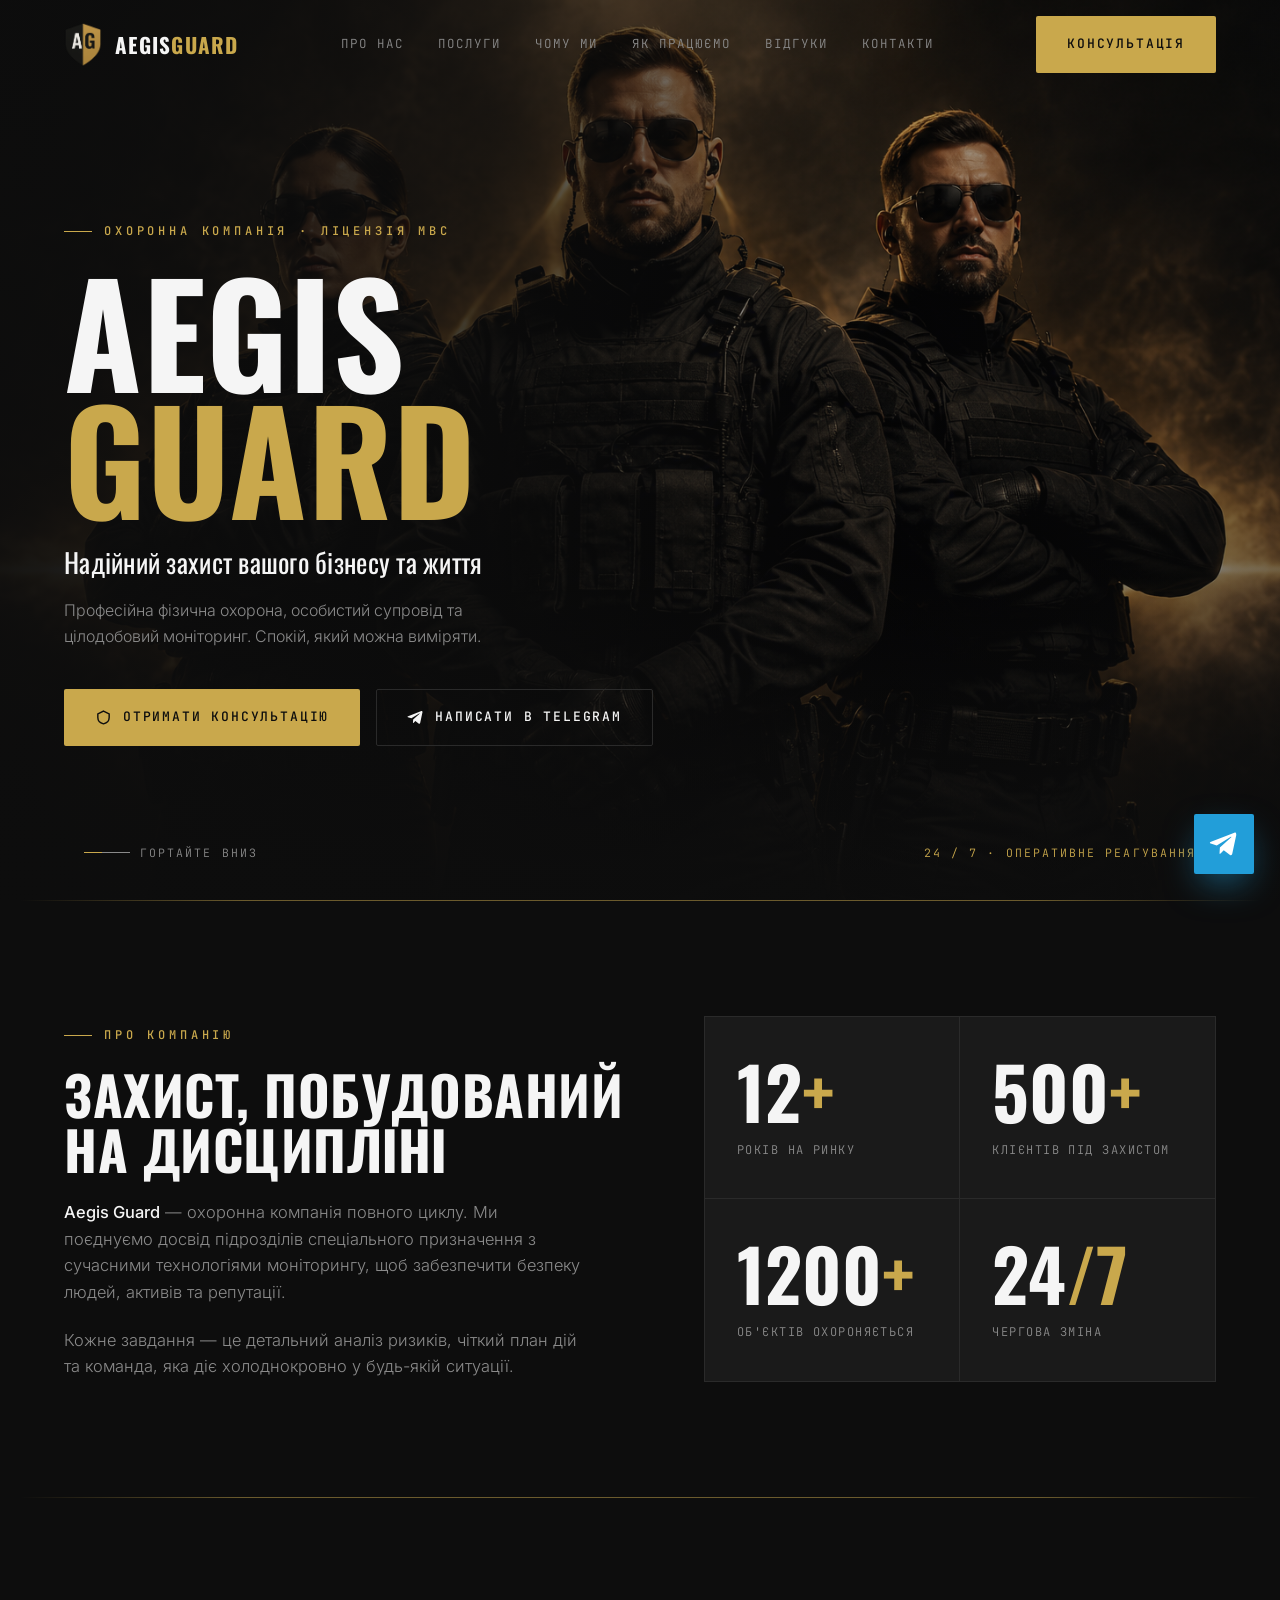
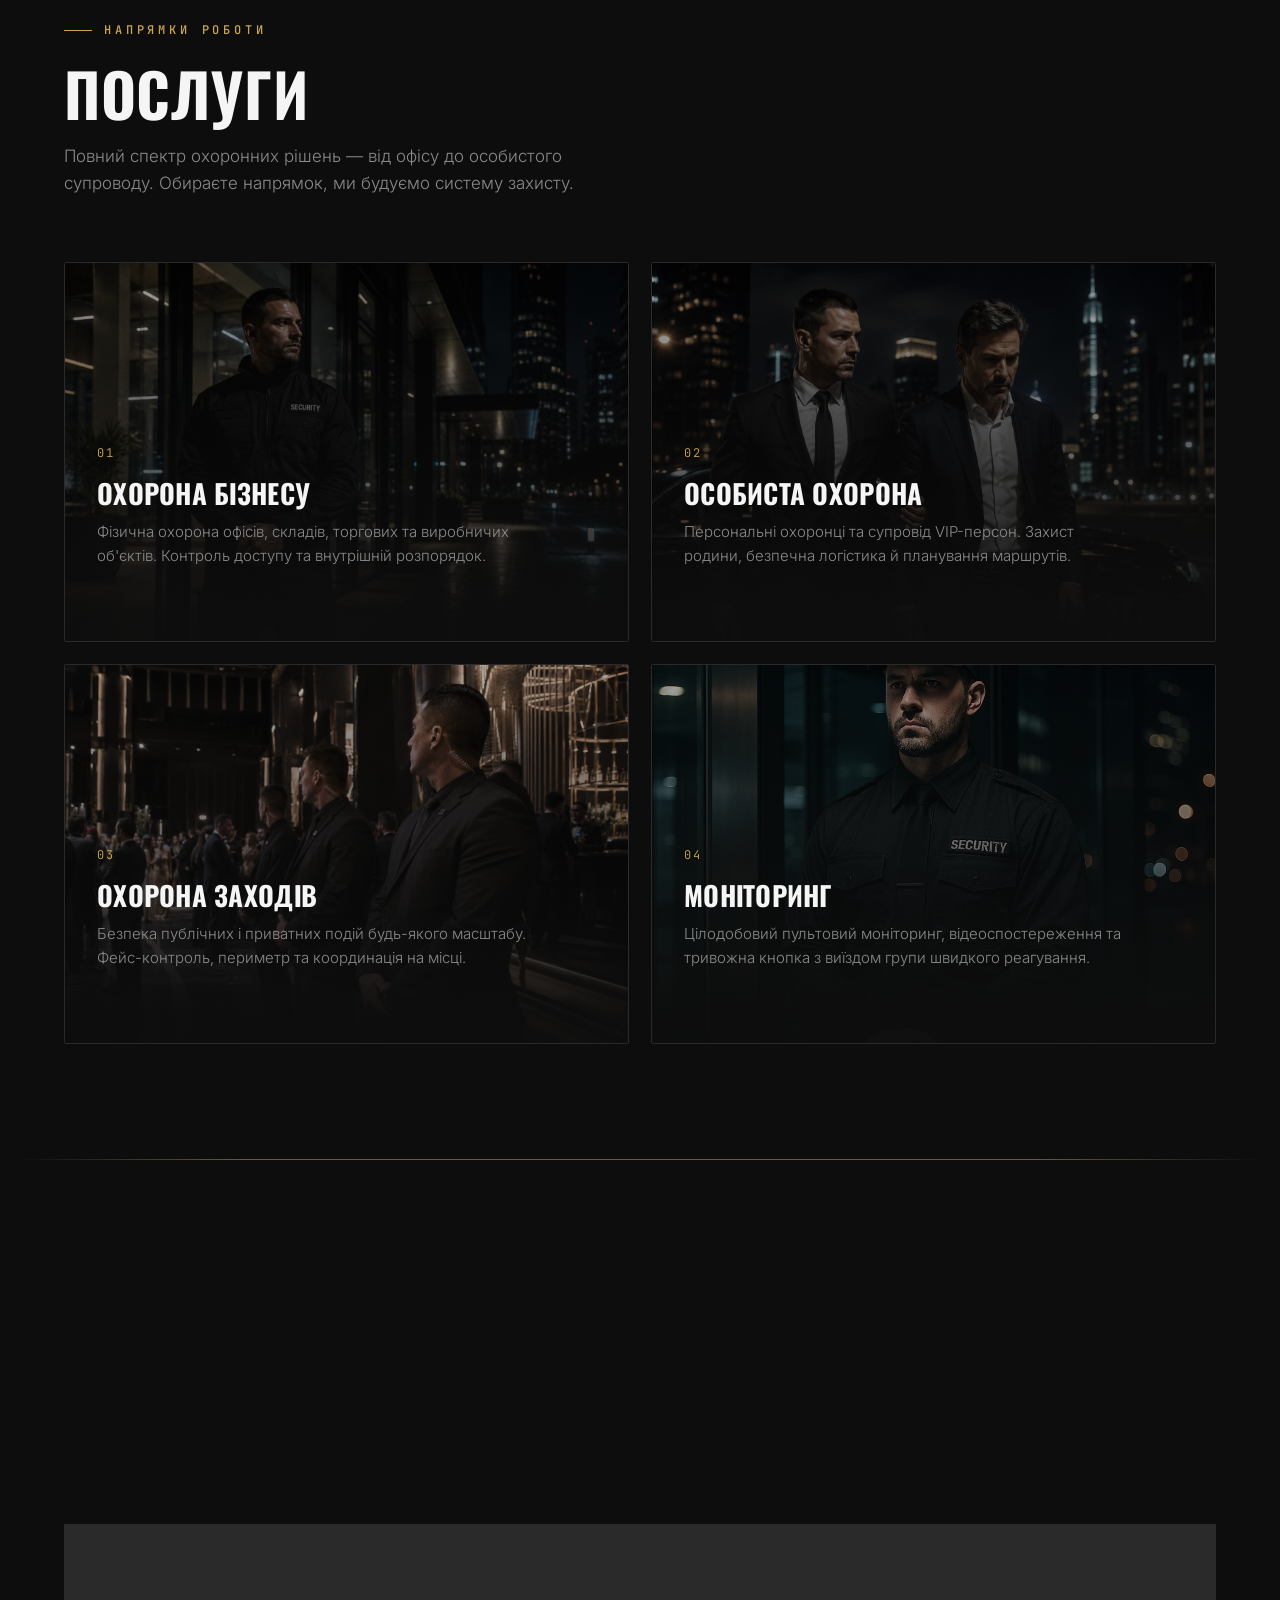
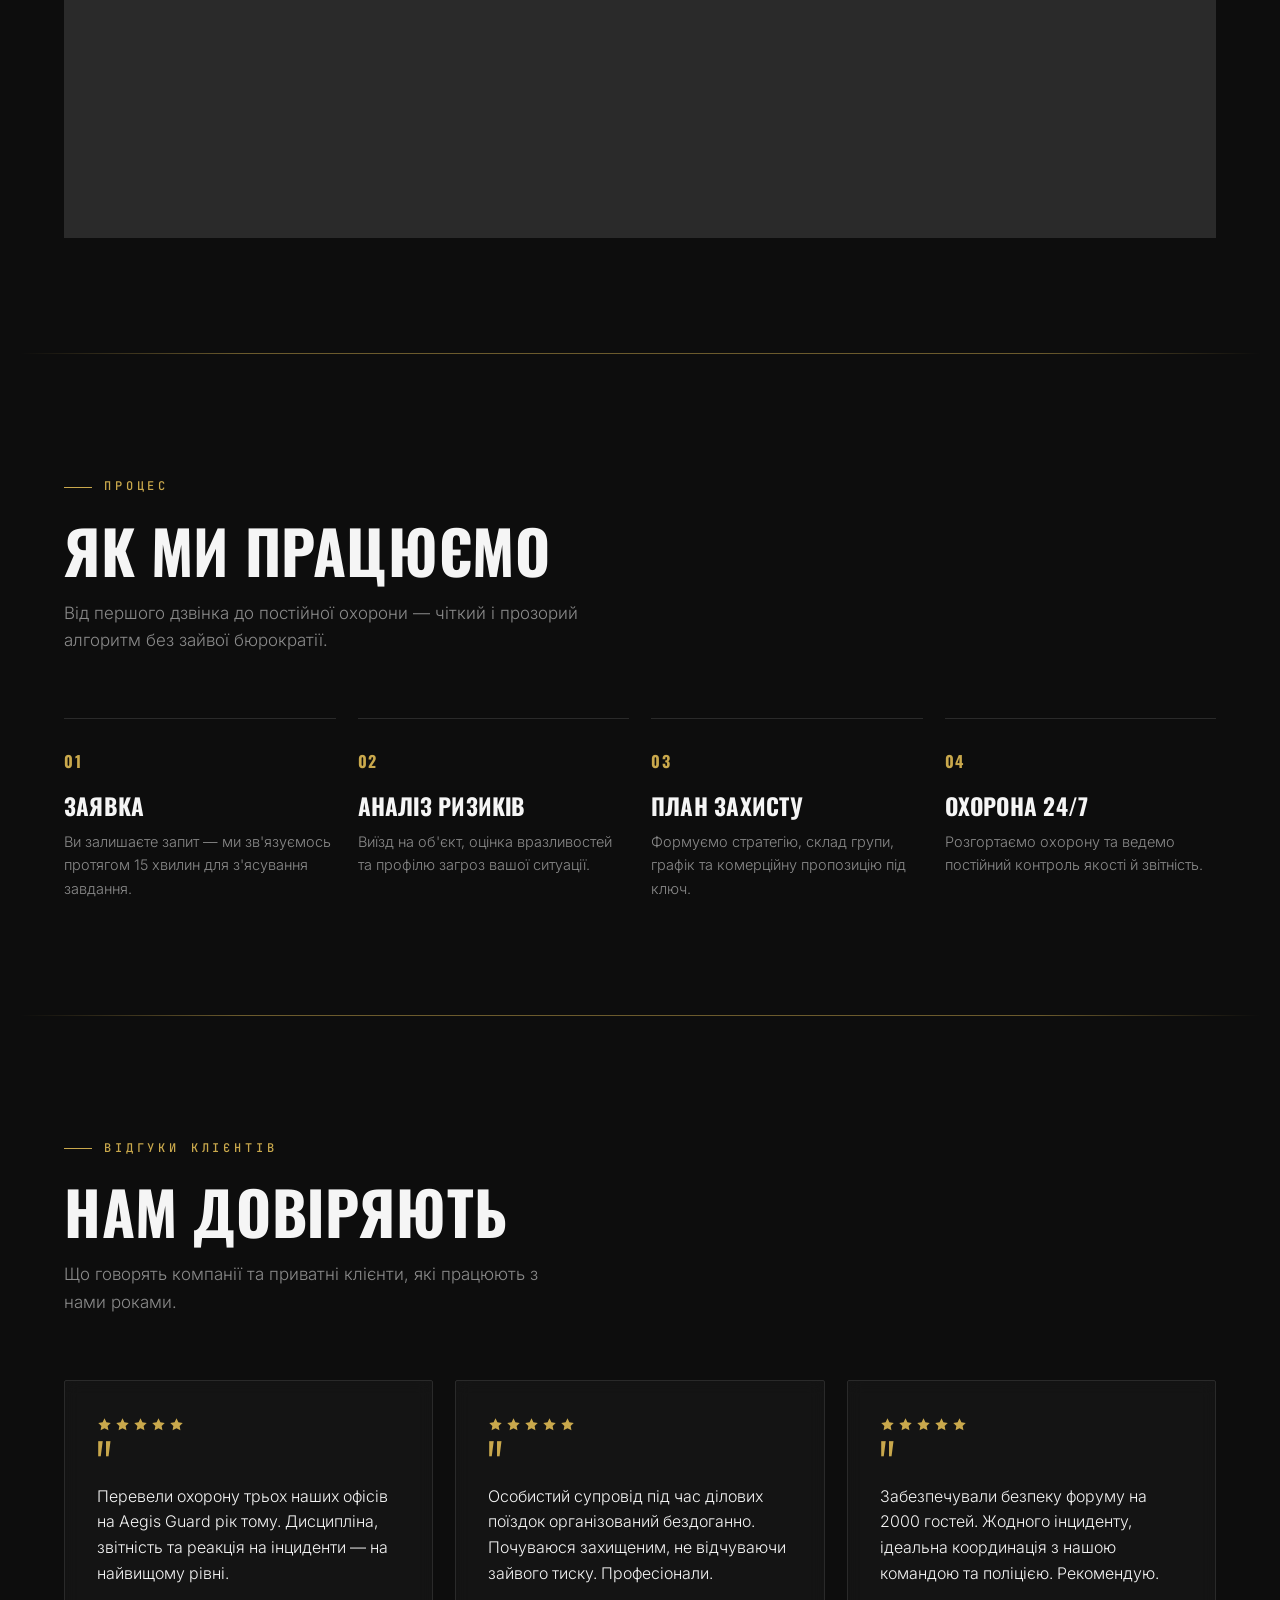
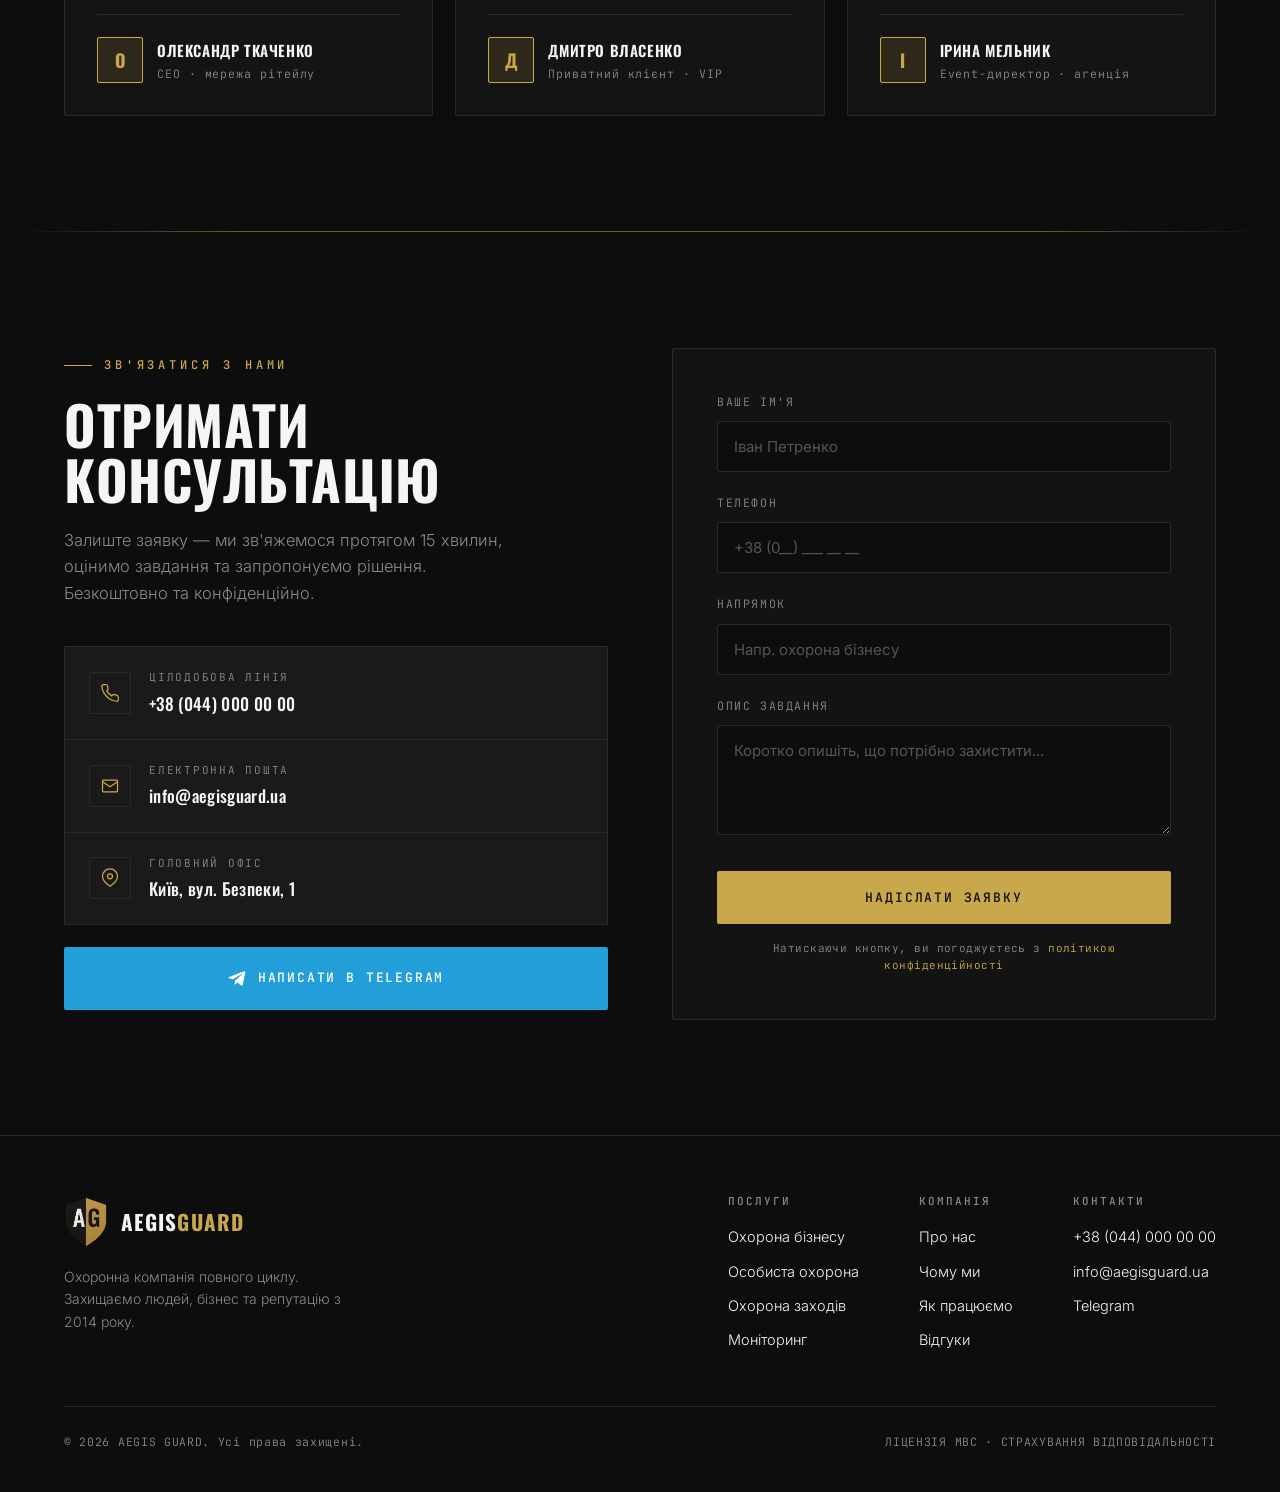
<file: index.html>
<!DOCTYPE html>
<html lang="uk">
<head>
  <meta charset="UTF-8" />
  <meta name="viewport" content="width=device-width, initial-scale=1.0" />
  <meta name="description" content="Aegis Guard — Професійна фізична охорона, особистий супровід, охорона бізнесу та цілодобовий моніторинг об'єктів. Ліцензія МВС України." />
  <title>Aegis Guard — Надійний захист вашого бізнесу та життя</title>

  <!-- Google Fonts -->
  <link rel="preconnect" href="https://fonts.googleapis.com" />
  <link rel="preconnect" href="https://fonts.gstatic.com" crossorigin />
  <link href="https://fonts.googleapis.com/css2?family=Oswald:wght@400;500;600;700&family=Inter:wght@300;400;500;600&family=JetBrains+Mono:wght@400;500&display=swap" rel="stylesheet" />

  <!-- Styles -->
  <link rel="stylesheet" href="css/style.css" />
</head>
<body>

  <!-- ============ HEADER ============ -->
  <header id="header">
    <a class="brand" href="#top">
      <img src="assets/logo.png" alt="Aegis Guard" />
      <span class="name">AEGIS<span>GUARD</span></span>
    </a>
    <nav class="main">
      <a href="#about">Про нас</a>
      <a href="#services">Послуги</a>
      <a href="#why">Чому ми</a>
      <a href="#process">Як працюємо</a>
      <a href="#reviews">Відгуки</a>
      <a href="#contacts">Контакти</a>
    </nav>
    <div class="header-cta">
      <a class="btn btn-gold" href="#contacts">Консультація</a>
      <button class="menu-toggle" id="menuToggle" aria-label="Відкрити меню">
        <svg viewBox="0 0 24 24" fill="none" stroke-width="1.5"><path d="M3 6h18M3 12h18M3 18h18"/></svg>
      </button>
    </div>
  </header>

  <!-- Mobile Menu Drawer -->
  <div class="mobile-menu" id="mobileMenu">
    <button class="mobile-close" id="mobileClose" aria-label="Закрити меню">
      <svg viewBox="0 0 24 24" fill="none" stroke-width="1.5"><path d="M6 6l12 12M18 6L6 18"/></svg>
    </button>
    <a href="#about">Про нас</a>
    <a href="#services">Послуги</a>
    <a href="#why">Чому ми</a>
    <a href="#process">Як працюємо</a>
    <a href="#reviews">Відгуки</a>
    <a href="#contacts">Контакти</a>
    <a class="btn btn-gold" href="#contacts">Отримати консультацію</a>
  </div>

  <main>
    <!-- ============ HERO ============ -->
    <section class="hero" id="top">
      <div class="hero-bg"></div>
      <div class="hero-inner">
        <div class="hero-content">
          <span class="kicker">Охоронна компанія · Ліцензія МВС</span>
          <h1><span class="ln1">AEGIS</span><br /><span class="ln2">GUARD</span></h1>
          <p class="sub">Надійний захист вашого бізнесу та життя</p>
          <p class="desc">Професійна фізична охорона, особистий супровід та цілодобовий моніторинг. Спокій, який можна виміряти.</p>
          <div class="hero-actions">
            <a class="btn btn-gold" href="#contacts">
              <svg viewBox="0 0 24 24" fill="none" stroke="currentColor" stroke-width="2"><path d="M12 3l8 4v5c0 4.5-3.1 7.8-8 9-4.9-1.2-8-4.5-8-9V7l8-4z"/></svg>
              Отримати консультацію
            </a>
            <a class="btn btn-tg" href="https://t.me/aegisguard" target="_blank" rel="noopener">
              <svg viewBox="0 0 24 24" fill="currentColor"><path d="M21.9 4.3l-3.3 15.5c-.2 1.1-.9 1.4-1.8.9l-5-3.7-2.4 2.3c-.3.3-.5.5-1 .5l.3-5 9.1-8.2c.4-.4-.1-.6-.6-.2L6.2 13.1l-4.8-1.5c-1-.3-1-1 .2-1.5l18.7-7.2c.9-.3 1.6.2 1.4 1.4z"/></svg>
              Написати в Telegram
            </a>
          </div>
        </div>
      </div>
      <div class="hero-meta">
        <span class="scrolltag"><span class="line"></span>Гортайте вниз</span>
        <span class="hero-license">24 / 7 · ОПЕРАТИВНЕ РЕАГУВАННЯ</span>
      </div>
    </section>

    <div class="divider"></div>

    <!-- ============ ABOUT ============ -->
    <section class="section" id="about">
      <div class="wrap about-grid">
        <div class="about-copy reveal">
          <span class="kicker">Про компанію</span>
          <h2>Захист, побудований<br />на дисципліні</h2>
          <p><strong>Aegis Guard</strong> — охоронна компанія повного циклу. Ми поєднуємо досвід підрозділів спеціального призначення з сучасними технологіями моніторингу, щоб забезпечити безпеку людей, активів та репутації.</p>
          <p>Кожне завдання — це детальний аналіз ризиків, чіткий план дій та команда, яка діє холоднокровно у будь-якій ситуації.</p>
        </div>
        <div class="stats reveal d1">
          <div class="stat">
            <div class="num">12<span>+</span></div>
            <div class="label">Років на ринку</div>
          </div>
          <div class="stat">
            <div class="num">500<span>+</span></div>
            <div class="label">Клієнтів під захистом</div>
          </div>
          <div class="stat">
            <div class="num">1200<span>+</span></div>
            <div class="label">Об'єктів охороняється</div>
          </div>
          <div class="stat">
            <div class="num">24<span>/7</span></div>
            <div class="label">Чергова зміна</div>
          </div>
        </div>
      </div>
    </section>

    <div class="divider"></div>

    <!-- ============ SERVICES ============ -->
    <section class="section" id="services">
      <div class="wrap">
        <div class="section-head reveal">
          <span class="kicker">Напрямки роботи</span>
          <h2>Послуги</h2>
          <p class="lead">Повний спектр охоронних рішень — від офісу до особистого супроводу. Обираєте напрямок, ми будуємо систему захисту.</p>
        </div>
        <div class="services-grid">
          <article class="service reveal">
            <div class="service-img"><img src="assets/business.png" alt="Охорона бізнесу" /></div>
            <div class="service-body">
              <span class="idx">01</span>
              <h3>Охорона бізнесу</h3>
              <p>Фізична охорона офісів, складів, торгових та виробничих об'єктів. Контроль доступу та внутрішній розпорядок.</p>
              <span class="more">Детальніше <svg viewBox="0 0 24 24" fill="none" stroke-width="2"><path d="M5 12h14M13 6l6 6-6 6"/></svg></span>
            </div>
          </article>
          <article class="service reveal d1">
            <div class="service-img"><img src="assets/personal.png" alt="Особиста охорона" /></div>
            <div class="service-body">
              <span class="idx">02</span>
              <h3>Особиста охорона</h3>
              <p>Персональні охоронці та супровід VIP-персон. Захист родини, безпечна логістика й планування маршрутів.</p>
              <span class="more">Детальніше <svg viewBox="0 0 24 24" fill="none" stroke-width="2"><path d="M5 12h14M13 6l6 6-6 6"/></svg></span>
            </div>
          </article>
          <article class="service reveal">
            <div class="service-img"><img src="assets/event.png" alt="Охорона заходів" /></div>
            <div class="service-body">
              <span class="idx">03</span>
              <h3>Охорона заходів</h3>
              <p>Безпека публічних і приватних подій будь-якого масштабу. Фейс-контроль, периметр та координація на місці.</p>
              <span class="more">Детальніше <svg viewBox="0 0 24 24" fill="none" stroke-width="2"><path d="M5 12h14M13 6l6 6-6 6"/></svg></span>
            </div>
          </article>
          <article class="service reveal d1">
            <div class="service-img"><img src="assets/monitoring.png" alt="Моніторинг та відеоспостереження" /></div>
            <div class="service-body">
              <span class="idx">04</span>
              <h3>Моніторинг</h3>
              <p>Цілодобовий пультовий моніторинг, відеоспостереження та тривожна кнопка з виїздом групи швидкого реагування.</p>
              <span class="more">Детальніше <svg viewBox="0 0 24 24" fill="none" stroke-width="2"><path d="M5 12h14M13 6l6 6-6 6"/></svg></span>
            </div>
          </article>
        </div>
      </div>
    </section>

    <div class="divider"></div>

    <!-- ============ WHY US ============ -->
    <section class="section" id="why">
      <div class="wrap">
        <div class="section-head reveal">
          <span class="kicker">Наші переваги</span>
          <h2>Чому обирають нас</h2>
          <p class="lead">Чотири причини, чому клієнти довіряють Aegis Guard свою безпеку роками.</p>
        </div>
        <div class="why-grid">
          <div class="why-card reveal">
            <div class="why-icon">
              <svg viewBox="0 0 24 24"><path d="M12 2l8 4v6c0 5-3.5 8.5-8 10-4.5-1.5-8-5-8-10V6l8-4z"/><path d="M9 12l2 2 4-4"/></svg>
            </div>
            <h3>Ліцензована<br />діяльність</h3>
            <p>Офіційна ліцензія МВС, страхування відповідальності та повна юридична чистота кожного контракту.</p>
          </div>
          <div class="why-card reveal d1">
            <div class="why-icon">
              <svg viewBox="0 0 24 24"><path d="M13 2L4 14h7l-1 8 9-12h-7l1-8z"/></svg>
            </div>
            <h3>Швидке<br />реагування</h3>
            <p>Групи швидкого реагування на чергуванні 24/7. Середній час прибуття — до 7 хвилин у межах міста.</p>
          </div>
          <div class="why-card reveal d2">
            <div class="why-icon">
              <svg viewBox="0 0 24 24"><circle cx="9" cy="8" r="3.2"/><path d="M3 20c0-3.3 2.7-6 6-6s6 2.7 6 6"/><path d="M16 4.5a3.2 3.2 0 010 6.4M18.5 20c0-2.2-1-4.1-2.6-5.2"/></svg>
            </div>
            <h3>Досвідчена<br />команда</h3>
            <p>Ветерани силових структур та атестовані охоронці з регулярною бойовою та тактичною підготовкою.</p>
          </div>
          <div class="why-card reveal d3">
            <div class="why-icon">
              <svg viewBox="0 0 24 24"><rect x="3" y="5" width="18" height="13" rx="1"/><path d="M3 9h18M7 14h5"/></svg>
            </div>
            <h3>Сучасне<br />обладнання</h3>
            <p>Системи відеоаналітики, захищений зв'язок та тривожні кнопки з прямим виходом на пульт охорони.</p>
          </div>
        </div>
      </div>
    </section>

    <div class="divider"></div>

    <!-- ============ HOW WE WORK ============ -->
    <section class="section" id="process">
      <div class="wrap">
        <div class="section-head reveal">
          <span class="kicker">Процес</span>
          <h2>Як ми працюємо</h2>
          <p class="lead">Від першого дзвінка до постійної охорони — чіткий і прозорий алгоритм без зайвої бюрократії.</p>
        </div>
        <div class="steps">
          <div class="step reveal">
            <div class="step-num">01</div>
            <h3>Заявка</h3>
            <p>Ви залишаєте запит — ми зв'язуємось протягом 15 хвилин для з'ясування завдання.</p>
          </div>
          <div class="step reveal d1">
            <div class="step-num">02</div>
            <h3>Аналіз ризиків</h3>
            <p>Виїзд на об'єкт, оцінка вразливостей та профілю загроз вашої ситуації.</p>
          </div>
          <div class="step reveal d2">
            <div class="step-num">03</div>
            <h3>План захисту</h3>
            <p>Формуємо стратегію, склад групи, графік та комерційну пропозицію під ключ.</p>
          </div>
          <div class="step reveal d3">
            <div class="step-num">04</div>
            <h3>Охорона 24/7</h3>
            <p>Розгортаємо охорону та ведемо постійний контроль якості й звітність.</p>
          </div>
        </div>
      </div>
    </section>

    <div class="divider"></div>

    <!-- ============ REVIEWS ============ -->
    <section class="section" id="reviews">
      <div class="wrap">
        <div class="section-head reveal">
          <span class="kicker">Відгуки клієнтів</span>
          <h2>Нам довіряють</h2>
          <p class="lead">Що говорять компанії та приватні клієнти, які працюють з нами роками.</p>
        </div>
        <div class="reviews-grid">
          <div class="review reveal">
            <div class="stars">
              <svg viewBox="0 0 24 24"><path d="M12 2l3 6.5 7 .9-5 4.8 1.3 7L12 18l-6.3 3.2L7 14.2 2 9.4l7-.9z"/></svg>
              <svg viewBox="0 0 24 24"><path d="M12 2l3 6.5 7 .9-5 4.8 1.3 7L12 18l-6.3 3.2L7 14.2 2 9.4l7-.9z"/></svg>
              <svg viewBox="0 0 24 24"><path d="M12 2l3 6.5 7 .9-5 4.8 1.3 7L12 18l-6.3 3.2L7 14.2 2 9.4l7-.9z"/></svg>
              <svg viewBox="0 0 24 24"><path d="M12 2l3 6.5 7 .9-5 4.8 1.3 7L12 18l-6.3 3.2L7 14.2 2 9.4l7-.9z"/></svg>
              <svg viewBox="0 0 24 24"><path d="M12 2l3 6.5 7 .9-5 4.8 1.3 7L12 18l-6.3 3.2L7 14.2 2 9.4l7-.9z"/></svg>
            </div>
            <div class="quote-mark">"</div>
            <p>Перевели охорону трьох наших офісів на Aegis Guard рік тому. Дисципліна, звітність та реакція на інциденти — на найвищому рівні.</p>
            <div class="who">
              <div class="avatar">О</div>
              <div>
                <div class="nm">Олександр Ткаченко</div>
                <div class="rl">CEO · мережа рітейлу</div>
              </div>
            </div>
          </div>
          <div class="review reveal d1">
            <div class="stars">
              <svg viewBox="0 0 24 24"><path d="M12 2l3 6.5 7 .9-5 4.8 1.3 7L12 18l-6.3 3.2L7 14.2 2 9.4l7-.9z"/></svg>
              <svg viewBox="0 0 24 24"><path d="M12 2l3 6.5 7 .9-5 4.8 1.3 7L12 18l-6.3 3.2L7 14.2 2 9.4l7-.9z"/></svg>
              <svg viewBox="0 0 24 24"><path d="M12 2l3 6.5 7 .9-5 4.8 1.3 7L12 18l-6.3 3.2L7 14.2 2 9.4l7-.9z"/></svg>
              <svg viewBox="0 0 24 24"><path d="M12 2l3 6.5 7 .9-5 4.8 1.3 7L12 18l-6.3 3.2L7 14.2 2 9.4l7-.9z"/></svg>
              <svg viewBox="0 0 24 24"><path d="M12 2l3 6.5 7 .9-5 4.8 1.3 7L12 18l-6.3 3.2L7 14.2 2 9.4l7-.9z"/></svg>
            </div>
            <div class="quote-mark">"</div>
            <p>Особистий супровід під час ділових поїздок організований бездоганно. Почуваюся захищеним, не відчуваючи зайвого тиску. Професіонали.</p>
            <div class="who">
              <div class="avatar">Д</div>
              <div>
                <div class="nm">Дмитро Власенко</div>
                <div class="rl">Приватний клієнт · VIP</div>
              </div>
            </div>
          </div>
          <div class="review reveal d2">
            <div class="stars">
              <svg viewBox="0 0 24 24"><path d="M12 2l3 6.5 7 .9-5 4.8 1.3 7L12 18l-6.3 3.2L7 14.2 2 9.4l7-.9z"/></svg>
              <svg viewBox="0 0 24 24"><path d="M12 2l3 6.5 7 .9-5 4.8 1.3 7L12 18l-6.3 3.2L7 14.2 2 9.4l7-.9z"/></svg>
              <svg viewBox="0 0 24 24"><path d="M12 2l3 6.5 7 .9-5 4.8 1.3 7L12 18l-6.3 3.2L7 14.2 2 9.4l7-.9z"/></svg>
              <svg viewBox="0 0 24 24"><path d="M12 2l3 6.5 7 .9-5 4.8 1.3 7L12 18l-6.3 3.2L7 14.2 2 9.4l7-.9z"/></svg>
              <svg viewBox="0 0 24 24"><path d="M12 2l3 6.5 7 .9-5 4.8 1.3 7L12 18l-6.3 3.2L7 14.2 2 9.4l7-.9z"/></svg>
            </div>
            <div class="quote-mark">"</div>
            <p>Забезпечували безпеку форуму на 2000 гостей. Жодного інциденту, ідеальна координація з нашою командою та поліцією. Рекомендую.</p>
            <div class="who">
              <div class="avatar">І</div>
              <div>
                <div class="nm">Ірина Мельник</div>
                <div class="rl">Event-директор · агенція</div>
              </div>
            </div>
          </div>
        </div>
      </div>
    </section>

    <div class="divider"></div>

    <!-- ============ CONTACTS ============ -->
    <section class="section" id="contacts">
      <div class="wrap contact-grid">
        <div class="contact-info reveal">
          <span class="kicker">Зв'язатися з нами</span>
          <h2>Отримати<br />консультацію</h2>
          <p>Залиште заявку — ми зв'яжемося протягом 15 хвилин, оцінимо завдання та запропонуємо рішення. Безкоштовно та конфіденційно.</p>
          <div class="contact-list">
            <div class="contact-item">
              <div class="ci-ic"><svg viewBox="0 0 24 24"><path d="M22 16.9v3a2 2 0 01-2.2 2 19.8 19.8 0 01-8.6-3.1 19.5 19.5 0 01-6-6A19.8 19.8 0 012.1 4.2 2 2 0 014.1 2h3a2 2 0 012 1.7c.1.9.3 1.8.6 2.6a2 2 0 01-.5 2.1L8.1 9.5a16 16 0 006 6l1.1-1.1a2 2 0 012.1-.5c.8.3 1.7.5 2.6.6a2 2 0 011.7 2z"/></svg></div>
              <div>
                <div class="ci-label">Цілодобова лінія</div>
                <div class="ci-val">+38 (044) 000 00 00</div>
              </div>
            </div>
            <div class="contact-item">
              <div class="ci-ic"><svg viewBox="0 0 24 24"><rect x="3" y="5" width="18" height="14" rx="1"/><path d="M3 7l9 6 9-6"/></svg></div>
              <div>
                <div class="ci-label">Електронна пошта</div>
                <div class="ci-val">info@aegisguard.ua</div>
              </div>
            </div>
            <div class="contact-item">
              <div class="ci-ic"><svg viewBox="0 0 24 24"><path d="M21 10c0 6-9 12-9 12s-9-6-9-12a9 9 0 0118 0z"/><circle cx="12" cy="10" r="3"/></svg></div>
              <div>
                <div class="ci-label">Головний офіс</div>
                <div class="ci-val">Київ, вул. Безпеки, 1</div>
              </div>
            </div>
          </div>
          <div class="tg-cta">
            <a class="btn" href="https://t.me/aegisguard" target="_blank" rel="noopener">
              <svg viewBox="0 0 24 24" fill="currentColor" style="width:19px;height:19px"><path d="M21.9 4.3l-3.3 15.5c-.2 1.1-.9 1.4-1.8.9l-5-3.7-2.4 2.3c-.3.3-.5.5-1 .5l.3-5 9.1-8.2c.4-.4-.1-.6-.6-.2L6.2 13.1l-4.8-1.5c-1-.3-1-1 .2-1.5l18.7-7.2c.9-.3 1.6.2 1.4 1.4z"/></svg>
              Написати в Telegram
            </a>
          </div>
        </div>

        <form class="contact-form reveal d1" id="contactForm">
          <div class="field">
            <label for="name">Ваше ім'я</label>
            <input type="text" id="name" name="name" placeholder="Іван Петренко" required />
          </div>
          <div class="field">
            <label for="phone">Телефон</label>
            <input type="tel" id="phone" name="phone" placeholder="+38 (0__) ___ __ __" required />
          </div>
          <div class="field">
            <label for="service">Напрямок</label>
            <input type="text" id="service" name="service" placeholder="Напр. охорона бізнесу" />
          </div>
          <div class="field">
            <label for="message">Опис завдання</label>
            <textarea id="message" name="message" placeholder="Коротко опишіть, що потрібно захистити..."></textarea>
          </div>
          <button type="submit" class="btn btn-gold form-submit">Надіслати заявку</button>
          <p class="form-note">Натискаючи кнопку, ви погоджуєтесь з <a href="#">політикою конфіденційності</a></p>
        </form>

        <div class="contact-form form-success" id="formSuccess" style="grid-column: auto;">
          <svg viewBox="0 0 24 24" fill="none" stroke-width="1.6"><circle cx="12" cy="12" r="10"/><path d="M8 12l3 3 5-6"/></svg>
          <h3>Заявку прийнято</h3>
          <p>Дякуємо. Наш спеціаліст зв'яжеться з вами протягом 15 хвилин.</p>
        </div>
      </div>
    </section>
  </main>

  <!-- ============ FOOTER ============ -->
  <footer>
    <div class="footer-grid">
      <div>
        <a class="brand" href="#top">
          <img src="assets/logo.png" alt="Aegis Guard" />
          <span class="name">AEGIS<span>GUARD</span></span>
        </a>
        <p class="footer-tag">Охоронна компанія повного циклу. Захищаємо людей, бізнес та репутацію з 2014 року.</p>
      </div>
      <div class="footer-links">
        <div class="footer-col">
          <h4>Послуги</h4>
          <a href="#services">Охорона бізнесу</a>
          <a href="#services">Особиста охорона</a>
          <a href="#services">Охорона заходів</a>
          <a href="#services">Моніторинг</a>
        </div>
        <div class="footer-col">
          <h4>Компанія</h4>
          <a href="#about">Про нас</a>
          <a href="#why">Чому ми</a>
          <a href="#process">Як працюємо</a>
          <a href="#reviews">Відгуки</a>
        </div>
        <div class="footer-col">
          <h4>Контакти</h4>
          <a href="tel:+380440000000">+38 (044) 000 00 00</a>
          <a href="mailto:info@aegisguard.ua">info@aegisguard.ua</a>
          <a href="https://t.me/aegisguard" target="_blank" rel="noopener">Telegram</a>
        </div>
      </div>
    </div>
    <div class="footer-bottom">
      <span>© 2026 AEGIS GUARD. Усі права захищені.</span>
      <span>ЛІЦЕНЗІЯ МВС · СТРАХУВАННЯ ВІДПОВІДАЛЬНОСТІ</span>
    </div>
  </footer>

  <!-- ============ FLOATING TELEGRAM BUTTON ============ -->
  <a class="float-tg" href="https://t.me/aegisguard" target="_blank" rel="noopener" aria-label="Telegram">
    <svg viewBox="0 0 24 24"><path d="M21.9 4.3l-3.3 15.5c-.2 1.1-.9 1.4-1.8.9l-5-3.7-2.4 2.3c-.3.3-.5.5-1 .5l.3-5 9.1-8.2c.4-.4-.1-.6-.6-.2L6.2 13.1l-4.8-1.5c-1-.3-1-1 .2-1.5l18.7-7.2c.9-.3 1.6.2 1.4 1.4z"/></svg>
  </a>

  <!-- Scripts -->
  <script src="js/main.js"></script>
</body>
</html>
</file>
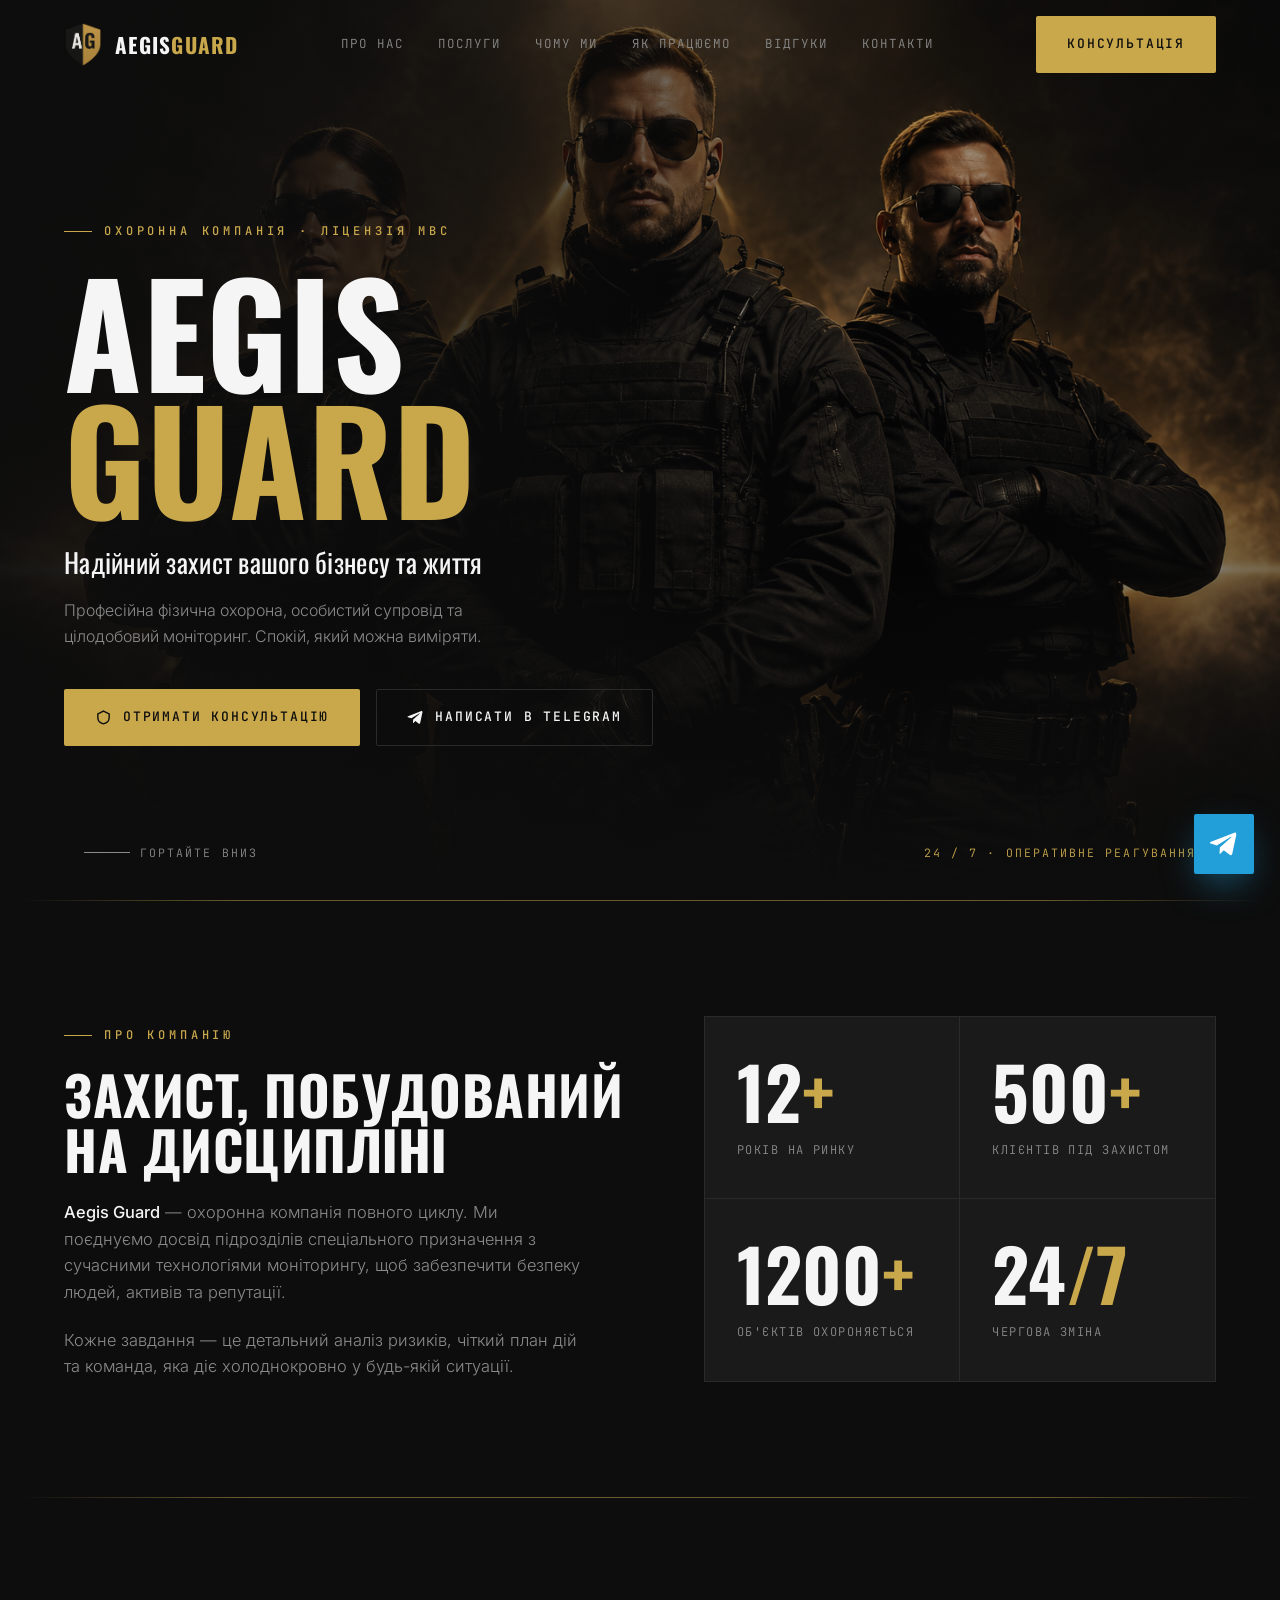
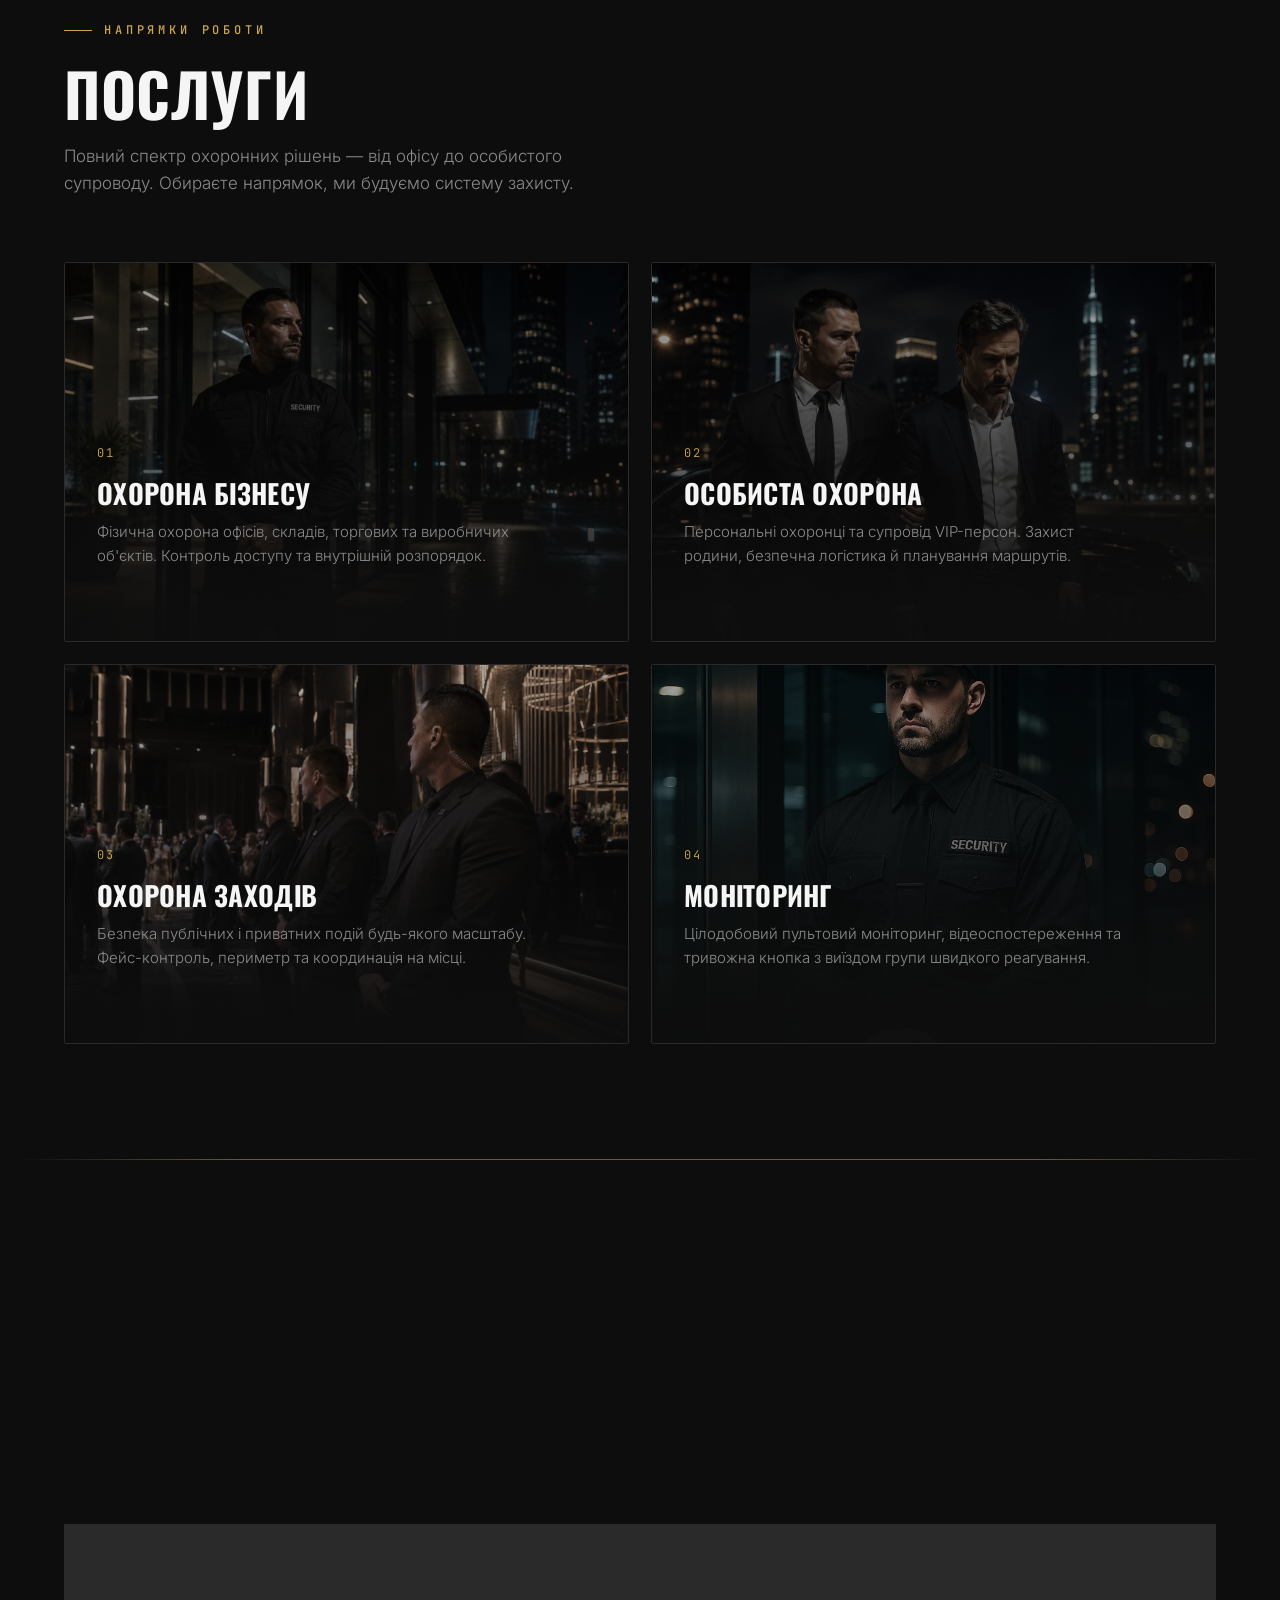
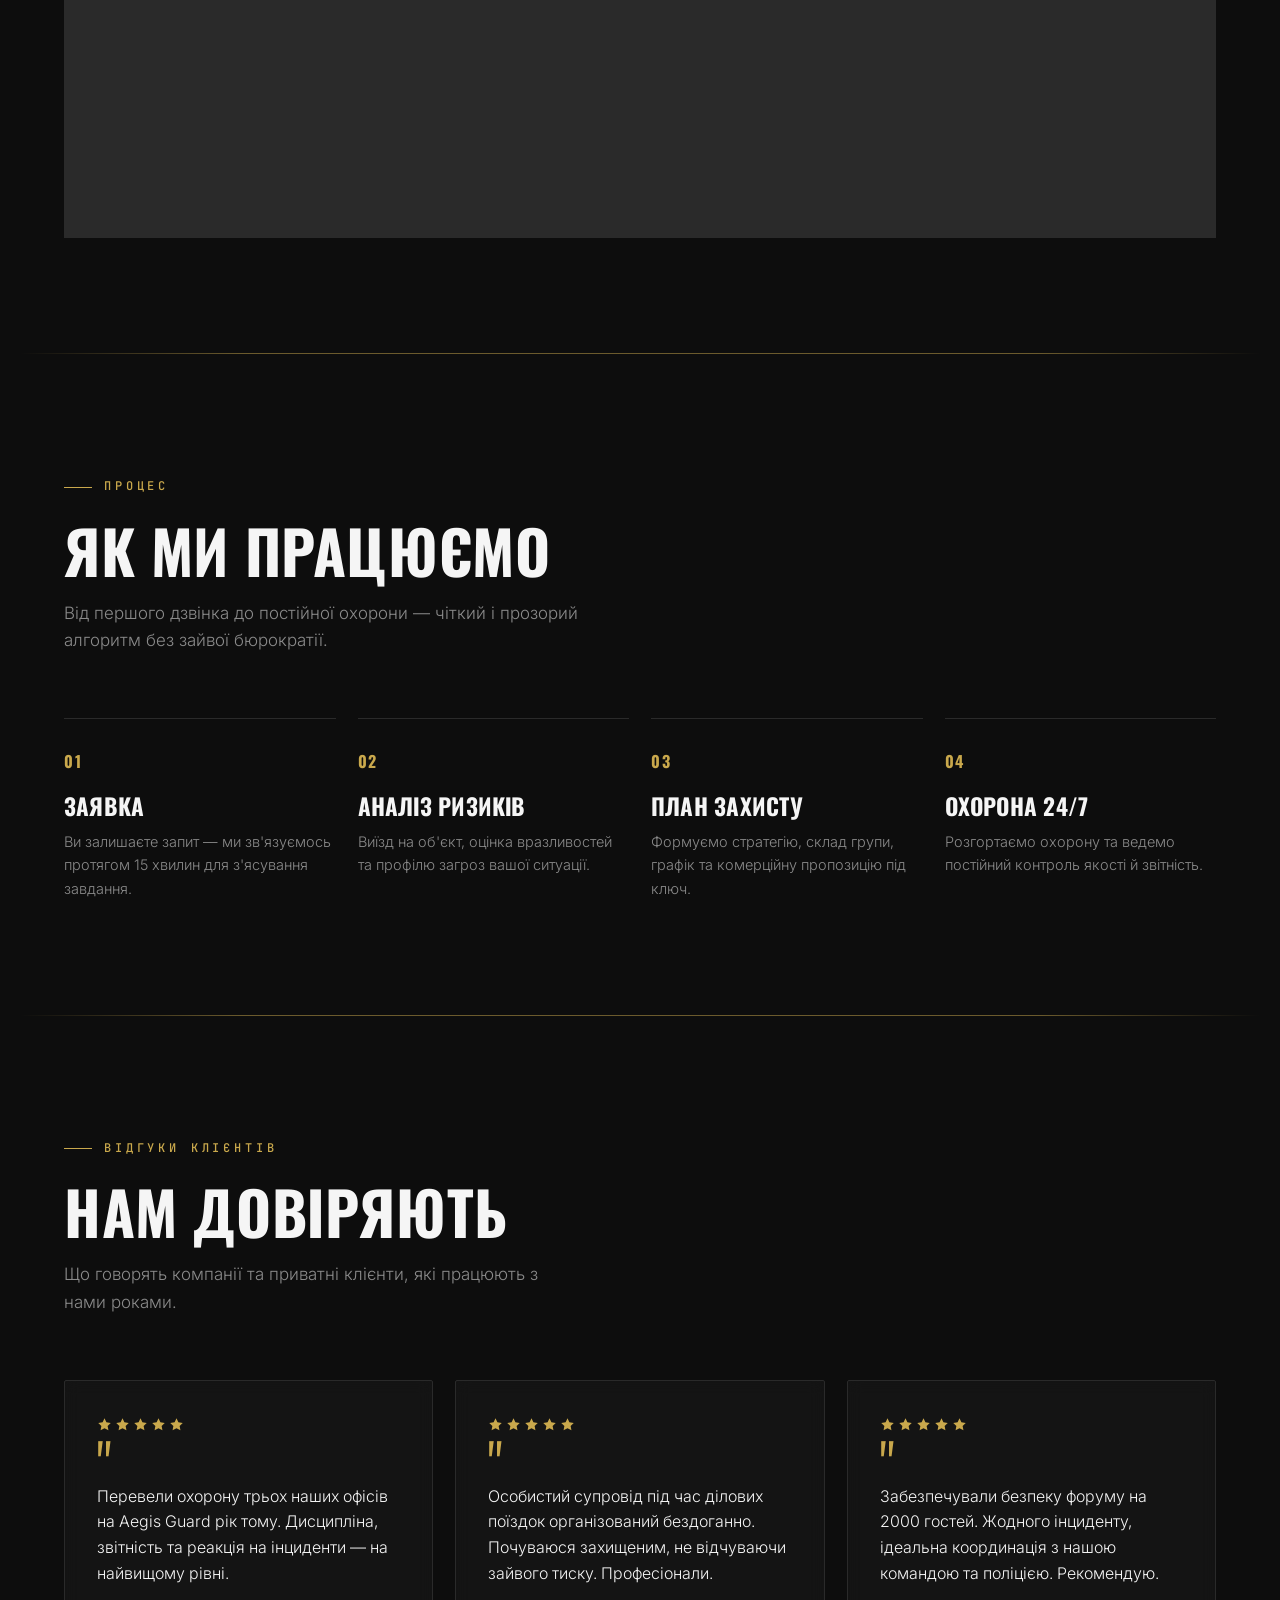
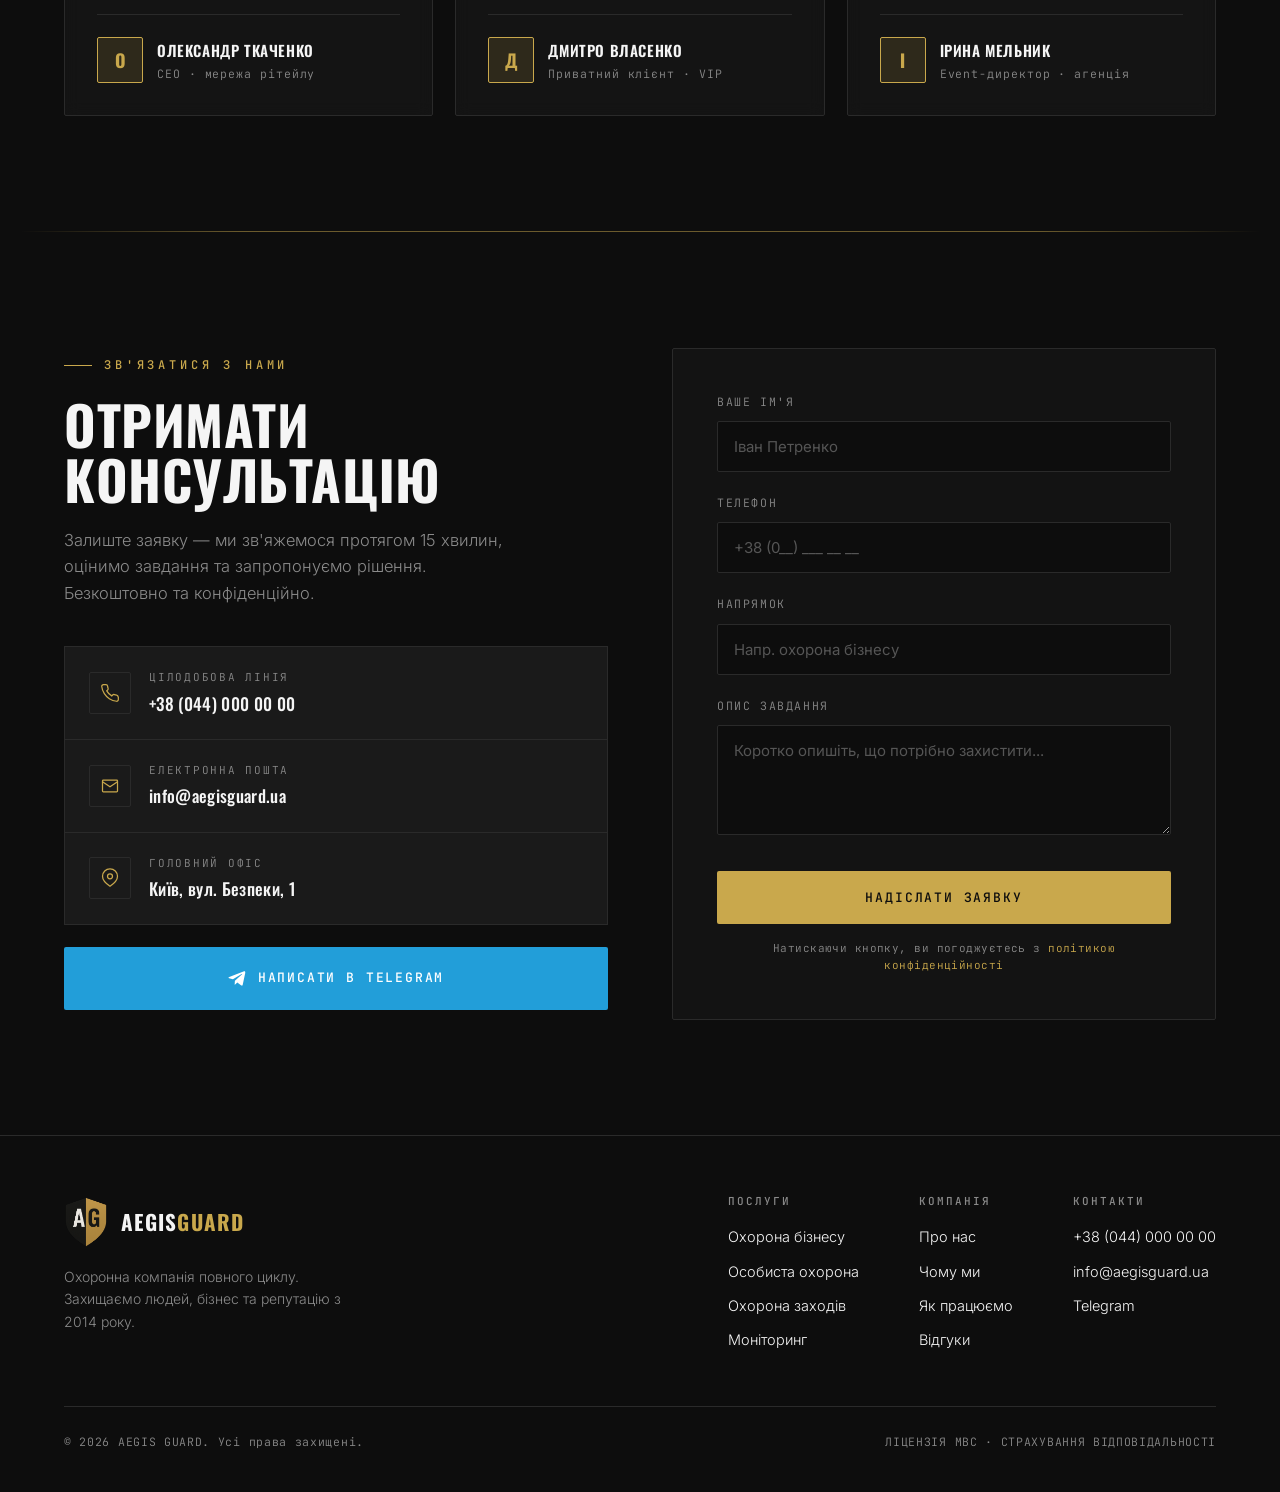
<file: index-print.html>
<!DOCTYPE html>
<html lang="uk">
<head>
<meta charset="UTF-8" />
<meta name="viewport" content="width=device-width, initial-scale=1.0" />
<title>Aegis Guard — Надійний захист вашого бізнесу та життя</title>
<link rel="preconnect" href="https://fonts.googleapis.com" />
<link rel="preconnect" href="https://fonts.gstatic.com" crossorigin />
<link href="https://fonts.googleapis.com/css2?family=Oswald:wght@400;500;600;700&family=Inter:wght@300;400;500;600&family=JetBrains+Mono:wght@400;500&display=swap" rel="stylesheet" />
<style>
  :root {
    --bg: #0D0D0D;
    --bg-2: #1A1A1A;
    --gold: #C9A84C;
    --gold-dim: rgba(201, 168, 76, 0.14);
    --text: #F5F5F5;
    --text-2: #8A8A8A;
    --border: #2A2A2A;
    --radius: 2px;
    --maxw: 1240px;
    --gutter: clamp(20px, 5vw, 64px);
    --font-head: 'Oswald', sans-serif;
    --font-body: 'Inter', sans-serif;
    --font-mono: 'JetBrains Mono', monospace;
  }

  * { margin: 0; padding: 0; box-sizing: border-box; }

  html { scroll-behavior: smooth; }

  body {
    background: var(--bg);
    color: var(--text);
    font-family: var(--font-body);
    font-weight: 300;
    line-height: 1.6;
    -webkit-font-smoothing: antialiased;
    overflow-x: hidden;
  }

  ::selection { background: var(--gold); color: #0D0D0D; }

  img { display: block; max-width: 100%; }

  a { color: inherit; text-decoration: none; }

  /* ---------- TYPOGRAPHY ---------- */
  h1, h2, h3, h4 {
    font-family: var(--font-head);
    font-weight: 700;
    text-transform: uppercase;
    line-height: 1.02;
    letter-spacing: 0.01em;
  }

  .kicker {
    font-family: var(--font-mono);
    font-size: 12px;
    font-weight: 500;
    letter-spacing: 0.32em;
    text-transform: uppercase;
    color: var(--gold);
    display: inline-flex;
    align-items: center;
    gap: 12px;
  }
  .kicker::before {
    content: "";
    width: 28px;
    height: 1px;
    background: var(--gold);
    display: inline-block;
  }

  .section {
    padding: clamp(72px, 9vw, 132px) var(--gutter);
    position: relative;
  }
  .wrap { max-width: var(--maxw); margin: 0 auto; }

  /* gold hairline divider between sections */
  .divider {
    max-width: var(--maxw);
    margin: 0 auto;
    height: 1px;
    background: linear-gradient(90deg, transparent, var(--gold) 18%, var(--gold) 82%, transparent);
    opacity: 0.5;
  }

  .section-head { max-width: 720px; margin-bottom: clamp(40px, 5vw, 64px); }
  .section-head h2 {
    font-size: clamp(34px, 5vw, 60px);
    margin-top: 22px;
  }
  .section-head .lead {
    color: var(--text-2);
    font-size: 17px;
    margin-top: 20px;
    max-width: 580px;
    text-wrap: pretty;
  }

  /* ---------- BUTTONS ---------- */
  .btn {
    display: inline-flex;
    align-items: center;
    justify-content: center;
    gap: 11px;
    font-family: var(--font-mono);
    font-size: 13px;
    font-weight: 500;
    letter-spacing: 0.14em;
    text-transform: uppercase;
    padding: 17px 30px;
    border-radius: var(--radius);
    border: 1px solid transparent;
    cursor: pointer;
    transition: all 0.22s ease;
    white-space: nowrap;
  }
  .btn svg { width: 17px; height: 17px; }
  .btn-gold {
    background: var(--gold);
    color: #0D0D0D;
  }
  .btn-gold:hover { background: #d8ba60; transform: translateY(-2px); box-shadow: 0 10px 30px -10px rgba(201,168,76,0.6); }
  .btn-ghost {
    background: rgba(255,255,255,0.02);
    color: var(--text);
    border-color: var(--border);
    backdrop-filter: blur(4px);
  }
  .btn-ghost:hover { border-color: var(--gold); color: var(--gold); }
  .btn-tg {
    background: transparent;
    color: var(--text);
    border-color: var(--border);
  }
  .btn-tg:hover { border-color: #229ED9; color: #fff; background: rgba(34,158,217,0.12); }

  /* ---------- HEADER ---------- */
  header {
    position: fixed;
    top: 0; left: 0; right: 0;
    z-index: 60;
    display: flex;
    align-items: center;
    justify-content: space-between;
    padding: 16px var(--gutter);
    border-bottom: 1px solid transparent;
    transition: background 0.3s ease, border-color 0.3s ease, padding 0.3s ease;
  }
  header.scrolled {
    background: rgba(13,13,13,0.82);
    backdrop-filter: blur(14px);
    border-bottom-color: var(--border);
    padding-top: 12px;
    padding-bottom: 12px;
  }
  .brand { display: flex; align-items: center; gap: 13px; }
  .brand img { width: 38px; height: auto; }
  .brand .name {
    font-family: var(--font-head);
    font-weight: 700;
    text-transform: uppercase;
    font-size: 21px;
    letter-spacing: 0.06em;
    line-height: 1;
  }
  .brand .name span { color: var(--gold); }
  nav.main { display: flex; gap: 34px; align-items: center; }
  nav.main a {
    font-family: var(--font-mono);
    font-size: 12.5px;
    letter-spacing: 0.08em;
    text-transform: uppercase;
    color: var(--text-2);
    transition: color 0.2s;
    position: relative;
  }
  nav.main a:hover { color: var(--text); }
  nav.main a::after {
    content: ""; position: absolute; left: 0; bottom: -6px;
    width: 0; height: 1px; background: var(--gold); transition: width 0.25s ease;
  }
  nav.main a:hover::after { width: 100%; }
  .header-cta { display: flex; align-items: center; gap: 14px; }
  .menu-toggle { display: none; background: none; border: 1px solid var(--border); border-radius: 2px; width: 42px; height: 42px; cursor: pointer; align-items: center; justify-content: center; }
  .menu-toggle svg { width: 20px; height: 20px; stroke: var(--text); }

  /* ---------- HERO ---------- */
  .hero {
    min-height: 100vh;
    display: flex;
    align-items: center;
    position: relative;
    padding: 140px var(--gutter) 80px;
    overflow: hidden;
  }
  .hero-bg {
    position: absolute; inset: 0;
    background: url('assets/hero.png') center 22% / cover no-repeat;
    z-index: 0;
  }
  .hero-bg::after {
    content: "";
    position: absolute; inset: 0;
    background:
      linear-gradient(90deg, rgba(13,13,13,0.96) 0%, rgba(13,13,13,0.78) 38%, rgba(13,13,13,0.32) 70%, rgba(13,13,13,0.55) 100%),
      linear-gradient(0deg, rgba(13,13,13,0.95) 2%, transparent 38%);
  }
  .hero-inner { position: relative; z-index: 2; max-width: var(--maxw); margin: 0 auto; width: 100%; }
  .hero-content { max-width: 720px; }
  .hero h1 {
    font-size: clamp(60px, 11vw, 148px);
    line-height: 0.9;
    margin: 26px 0 0;
    letter-spacing: 0.005em;
  }
  .hero h1 .ln2 { color: var(--gold); }
  .hero .sub {
    font-family: var(--font-head);
    font-weight: 400;
    text-transform: none;
    font-size: clamp(19px, 2.4vw, 27px);
    color: var(--text);
    margin-top: 26px;
    max-width: 540px;
    letter-spacing: 0.01em;
    line-height: 1.25;
  }
  .hero .desc { color: var(--text-2); margin-top: 18px; max-width: 480px; font-size: 16px; }
  .hero-actions { display: flex; flex-wrap: wrap; gap: 16px; margin-top: 40px; }
  .hero-meta {
    position: absolute; z-index: 2; bottom: 38px; left: 50%; transform: translateX(-50%);
    width: 100%; max-width: var(--maxw); padding: 0 var(--gutter);
    display: flex; align-items: center; justify-content: space-between;
    font-family: var(--font-mono); font-size: 11.5px; letter-spacing: 0.18em; text-transform: uppercase; color: var(--text-2);
  }
  .hero-meta .scrolltag { display: flex; align-items: center; gap: 10px; }
  .hero-meta .scrolltag .line { width: 46px; height: 1px; background: var(--text-2); position: relative; overflow: hidden; }
  .hero-meta .scrolltag .line::after { content:""; position:absolute; inset:0; width:40%; background: var(--gold); animation: scan 2.4s infinite; }
  @keyframes scan { 0% { transform: translateX(-100%);} 100% { transform: translateX(280%);} }
  .hero-license { color: var(--gold); }

  /* ---------- ABOUT ---------- */
  .about-grid { display: grid; grid-template-columns: 1.1fr 1fr; gap: clamp(40px, 6vw, 96px); align-items: center; }
  .about-copy h2 { font-size: clamp(32px, 4.5vw, 54px); margin-top: 22px; }
  .about-copy p { color: var(--text-2); margin-top: 22px; font-size: 16.5px; max-width: 520px; text-wrap: pretty; }
  .about-copy p strong { color: var(--text); font-weight: 500; }
  .stats { display: grid; grid-template-columns: 1fr 1fr; gap: 1px; background: var(--border); border: 1px solid var(--border); }
  .stat { background: var(--bg-2); padding: 38px 32px; position: relative; }
  .stat .num { font-family: var(--font-head); font-weight: 700; font-size: clamp(48px, 6vw, 72px); line-height: 1; color: var(--text); }
  .stat .num span { color: var(--gold); }
  .stat .label { font-family: var(--font-mono); font-size: 12px; letter-spacing: 0.12em; text-transform: uppercase; color: var(--text-2); margin-top: 14px; }

  /* ---------- SERVICES ---------- */
  .services-grid { display: grid; grid-template-columns: repeat(2, 1fr); gap: 22px; }
  .service {
    position: relative;
    border: 1px solid var(--border);
    border-radius: var(--radius);
    overflow: hidden;
    min-height: 380px;
    display: flex;
    align-items: flex-end;
    isolation: isolate;
    transition: border-color 0.3s ease, transform 0.3s ease;
  }
  .service:hover { border-color: rgba(201,168,76,0.55); transform: translateY(-4px); }
  .service-img { position: absolute; inset: 0; z-index: -2; }
  .service-img img { width: 100%; height: 100%; object-fit: cover; filter: grayscale(0.25) brightness(0.82); transition: transform 0.6s ease, filter 0.4s ease; }
  .service:hover .service-img img { transform: scale(1.06); filter: grayscale(0) brightness(0.9); }
  .service::before { content:""; position:absolute; inset:0; z-index:-1; background: linear-gradient(0deg, rgba(13,13,13,0.97) 8%, rgba(13,13,13,0.55) 48%, rgba(13,13,13,0.15) 100%); }
  .service-body { padding: 32px; width: 100%; }
  .service .idx { font-family: var(--font-mono); font-size: 12px; letter-spacing: 0.2em; color: var(--gold); }
  .service h3 { font-size: 27px; margin-top: 16px; }
  .service p { color: var(--text-2); margin-top: 12px; font-size: 15px; max-width: 90%; }
  .service .more { display: inline-flex; align-items: center; gap: 9px; margin-top: 20px; font-family: var(--font-mono); font-size: 12px; letter-spacing: 0.12em; text-transform: uppercase; color: var(--text); opacity: 0; transform: translateY(6px); transition: all 0.3s ease; }
  .service:hover .more { opacity: 1; transform: translateY(0); }
  .service .more svg { width: 15px; height: 15px; stroke: var(--gold); }

  /* ---------- WHY US ---------- */
  .why-grid { display: grid; grid-template-columns: repeat(4, 1fr); gap: 1px; background: var(--border); border: 1px solid var(--border); }
  .why-card { background: var(--bg-2); padding: 40px 32px 44px; transition: background 0.3s ease; }
  .why-card:hover { background: #1f1f1f; }
  .why-icon { width: 52px; height: 52px; border: 1px solid var(--gold); border-radius: var(--radius); display: flex; align-items: center; justify-content: center; margin-bottom: 28px; }
  .why-icon svg { width: 26px; height: 26px; stroke: var(--gold); fill: none; stroke-width: 1.4; }
  .why-card h3 { font-size: 21px; }
  .why-card p { color: var(--text-2); margin-top: 13px; font-size: 14.5px; }

  /* ---------- HOW WE WORK ---------- */
  .steps { display: grid; grid-template-columns: repeat(4, 1fr); gap: 22px; }
  .step { position: relative; padding-top: 30px; border-top: 1px solid var(--border); transition: border-color 0.3s; }
  .step:hover { border-top-color: var(--gold); }
  .step .step-num { font-family: var(--font-head); font-weight: 700; font-size: 16px; color: var(--gold); letter-spacing: 0.1em; }
  .step h3 { font-size: 23px; margin-top: 20px; }
  .step p { color: var(--text-2); margin-top: 12px; font-size: 14.5px; }

  /* ---------- REVIEWS ---------- */
  .reviews-grid { display: grid; grid-template-columns: repeat(3, 1fr); gap: 22px; }
  .review { background: rgba(26,26,26,0.6); border: 1px solid var(--border); border-radius: var(--radius); padding: 36px 32px 32px; backdrop-filter: blur(8px); display: flex; flex-direction: column; transition: border-color 0.3s; }
  .review:hover { border-color: rgba(201,168,76,0.4); }
  .review .quote-mark { font-family: var(--font-head); font-size: 64px; line-height: 0.5; color: var(--gold); height: 28px; }
  .review p { font-size: 16px; color: var(--text); margin-top: 8px; flex: 1; text-wrap: pretty; }
  .review .who { display: flex; align-items: center; gap: 14px; margin-top: 28px; padding-top: 22px; border-top: 1px solid var(--border); }
  .review .avatar { width: 46px; height: 46px; border-radius: var(--radius); background: var(--gold-dim); border: 1px solid var(--gold); display: flex; align-items: center; justify-content: center; font-family: var(--font-head); font-weight: 700; color: var(--gold); font-size: 18px; }
  .review .who .nm { font-family: var(--font-head); font-weight: 600; text-transform: uppercase; font-size: 15px; letter-spacing: 0.04em; }
  .review .who .rl { font-family: var(--font-mono); font-size: 11.5px; color: var(--text-2); letter-spacing: 0.08em; margin-top: 3px; }
  .stars { display: flex; gap: 3px; margin-bottom: 16px; }
  .stars svg { width: 15px; height: 15px; fill: var(--gold); }

  /* ---------- CONTACTS ---------- */
  .contact-grid { display: grid; grid-template-columns: 1fr 1fr; gap: clamp(36px, 5vw, 72px); align-items: start; }
  .contact-info h2 { font-size: clamp(32px, 4.5vw, 54px); margin-top: 22px; }
  .contact-info > p { color: var(--text-2); margin-top: 20px; font-size: 16.5px; max-width: 440px; }
  .contact-list { margin-top: 40px; display: flex; flex-direction: column; gap: 1px; background: var(--border); border: 1px solid var(--border); }
  .contact-item { background: var(--bg-2); padding: 22px 24px; display: flex; align-items: center; gap: 18px; }
  .contact-item .ci-ic { width: 42px; height: 42px; border: 1px solid var(--border); border-radius: 2px; display: flex; align-items: center; justify-content: center; flex-shrink: 0; }
  .contact-item .ci-ic svg { width: 20px; height: 20px; stroke: var(--gold); fill: none; stroke-width: 1.5; }
  .contact-item .ci-label { font-family: var(--font-mono); font-size: 11px; letter-spacing: 0.16em; text-transform: uppercase; color: var(--text-2); }
  .contact-item .ci-val { font-size: 17px; margin-top: 3px; color: var(--text); font-family: var(--font-head); font-weight: 500; letter-spacing: 0.02em; }
  .tg-cta { margin-top: 22px; }
  .tg-cta .btn { width: 100%; padding: 20px; background: #229ED9; color: #fff; }
  .tg-cta .btn:hover { background: #2aaceb; transform: translateY(-2px); }

  form.contact-form { background: rgba(26,26,26,0.55); border: 1px solid var(--border); border-radius: var(--radius); padding: clamp(28px, 3.5vw, 44px); backdrop-filter: blur(8px); }
  .field { margin-bottom: 22px; }
  .field label { display: block; font-family: var(--font-mono); font-size: 11.5px; letter-spacing: 0.14em; text-transform: uppercase; color: var(--text-2); margin-bottom: 10px; }
  .field input, .field textarea {
    width: 100%;
    background: var(--bg);
    border: 1px solid var(--border);
    border-radius: var(--radius);
    color: var(--text);
    font-family: var(--font-body);
    font-size: 15px;
    padding: 15px 16px;
    transition: border-color 0.2s;
  }
  .field input:focus, .field textarea:focus { outline: none; border-color: var(--gold); }
  .field input::placeholder, .field textarea::placeholder { color: #555; }
  .field textarea { resize: vertical; min-height: 110px; }
  .form-submit { width: 100%; margin-top: 6px; }
  .form-note { font-family: var(--font-mono); font-size: 11px; color: var(--text-2); margin-top: 16px; text-align: center; letter-spacing: 0.04em; }
  .form-note a { color: var(--gold); }
  .form-success { display: none; padding: 30px; text-align: center; border: 1px solid var(--gold); border-radius: 2px; background: var(--gold-dim); }
  .form-success.show { display: block; }
  .form-success svg { width: 40px; height: 40px; stroke: var(--gold); margin: 0 auto 14px; }
  .form-success h3 { color: var(--gold); font-size: 22px; }
  .form-success p { color: var(--text); margin-top: 8px; font-size: 14.5px; }

  /* ---------- FOOTER ---------- */
  footer { padding: 60px var(--gutter) 40px; border-top: 1px solid var(--border); }
  .footer-grid { max-width: var(--maxw); margin: 0 auto; display: flex; justify-content: space-between; align-items: flex-start; flex-wrap: wrap; gap: 30px; }
  .footer-grid .brand img { width: 44px; }
  .footer-tag { color: var(--text-2); font-size: 14px; margin-top: 18px; max-width: 280px; }
  .footer-links { display: flex; gap: 60px; flex-wrap: wrap; }
  .footer-col h4 { font-family: var(--font-mono); font-weight: 500; font-size: 11px; letter-spacing: 0.18em; color: var(--text-2); text-transform: uppercase; margin-bottom: 18px; }
  .footer-col a { display: block; font-size: 14.5px; color: var(--text); margin-bottom: 11px; transition: color 0.2s; }
  .footer-col a:hover { color: var(--gold); }
  .footer-bottom { max-width: var(--maxw); margin: 44px auto 0; padding-top: 26px; border-top: 1px solid var(--border); display: flex; justify-content: space-between; flex-wrap: wrap; gap: 14px; font-family: var(--font-mono); font-size: 11.5px; color: var(--text-2); letter-spacing: 0.06em; }

  /* ---------- FLOATING TG ---------- */
  .float-tg {
    position: fixed; bottom: 26px; right: 26px; z-index: 80;
    width: 60px; height: 60px;
    background: #229ED9;
    border-radius: var(--radius);
    display: flex; align-items: center; justify-content: center;
    box-shadow: 0 14px 36px -8px rgba(34,158,217,0.6);
    transition: transform 0.25s ease, box-shadow 0.25s ease;
    animation: floatpulse 2.8s ease-in-out infinite;
  }
  .float-tg svg { width: 30px; height: 30px; fill: #fff; }
  .float-tg:hover { transform: translateY(-3px) scale(1.05); }
  @keyframes floatpulse { 0%,100% { box-shadow: 0 14px 36px -8px rgba(34,158,217,0.55);} 50% { box-shadow: 0 14px 44px -6px rgba(34,158,217,0.85);} }

  /* ---------- REVEAL ---------- */
  .reveal { opacity: 0; transform: translateY(28px); transition: opacity 0.7s ease, transform 0.7s ease; }
  .reveal.in { opacity: 1; transform: none; }
  .reveal.d1 { transition-delay: 0.08s; }
  .reveal.d2 { transition-delay: 0.16s; }
  .reveal.d3 { transition-delay: 0.24s; }
  @media (prefers-reduced-motion: reduce) { .reveal { opacity: 1; transform: none; } }

  /* ---------- RESPONSIVE ---------- */
  @media (max-width: 1024px) {
    .why-grid, .steps { grid-template-columns: repeat(2, 1fr); }
    .about-grid { grid-template-columns: 1fr; }
    .reviews-grid { grid-template-columns: 1fr; }
  }
  @media (max-width: 760px) {
    nav.main, .header-cta .btn { display: none; }
    .menu-toggle { display: flex; }
    .services-grid, .why-grid, .steps { grid-template-columns: 1fr; }
    .contact-grid { grid-template-columns: 1fr; }
    .stats { grid-template-columns: 1fr 1fr; }
    .hero-meta { font-size: 10px; }
    .footer-grid { flex-direction: column; }
  }

  /* mobile menu */
  .mobile-menu { position: fixed; inset: 0; z-index: 70; background: rgba(13,13,13,0.97); backdrop-filter: blur(10px); display: none; flex-direction: column; padding: 90px var(--gutter) 40px; }
  .mobile-menu.open { display: flex; }
  .mobile-menu a { font-family: var(--font-head); text-transform: uppercase; font-size: 30px; padding: 14px 0; border-bottom: 1px solid var(--border); color: var(--text); }
  .mobile-menu a:hover { color: var(--gold); }
  .mobile-menu .btn { margin-top: 30px; }
  .mobile-close { position: absolute; top: 22px; right: var(--gutter); background: none; border: 1px solid var(--border); width: 44px; height: 44px; border-radius: 2px; cursor: pointer; display: flex; align-items: center; justify-content: center; }
  .mobile-close svg { width: 22px; height: 22px; stroke: var(--text); }
</style>
</head>
<body>

<!-- ============ HEADER ============ -->
<header id="header">
  <a class="brand" href="#top">
    <img src="assets/logo.png" alt="Aegis Guard" />
    <span class="name">AEGIS<span>GUARD</span></span>
  </a>
  <nav class="main">
    <a href="#about">Про нас</a>
    <a href="#services">Послуги</a>
    <a href="#why">Чому ми</a>
    <a href="#process">Як працюємо</a>
    <a href="#reviews">Відгуки</a>
    <a href="#contacts">Контакти</a>
  </nav>
  <div class="header-cta">
    <a class="btn btn-gold" href="#contacts">Консультація</a>
    <button class="menu-toggle" id="menuToggle" aria-label="Меню">
      <svg viewBox="0 0 24 24" fill="none" stroke-width="1.5"><path d="M3 6h18M3 12h18M3 18h18"/></svg>
    </button>
  </div>
</header>

<div class="mobile-menu" id="mobileMenu">
  <button class="mobile-close" id="mobileClose" aria-label="Закрити">
    <svg viewBox="0 0 24 24" fill="none" stroke-width="1.5"><path d="M6 6l12 12M18 6L6 18"/></svg>
  </button>
  <a href="#about">Про нас</a>
  <a href="#services">Послуги</a>
  <a href="#why">Чому ми</a>
  <a href="#process">Як працюємо</a>
  <a href="#reviews">Відгуки</a>
  <a href="#contacts">Контакти</a>
  <a class="btn btn-gold" href="#contacts">Отримати консультацію</a>
</div>

<!-- ============ HERO ============ -->
<section class="hero" id="top">
  <div class="hero-bg"></div>
  <div class="hero-inner">
    <div class="hero-content">
      <span class="kicker">Охоронна компанія · Ліцензія МВС</span>
      <h1><span class="ln1">AEGIS</span><br /><span class="ln2">GUARD</span></h1>
      <p class="sub">Надійний захист вашого бізнесу та життя</p>
      <p class="desc">Професійна фізична охорона, особистий супровід та цілодобовий моніторинг. Спокій, який можна виміряти.</p>
      <div class="hero-actions">
        <a class="btn btn-gold" href="#contacts">
          <svg viewBox="0 0 24 24" fill="none" stroke="currentColor" stroke-width="2"><path d="M12 3l8 4v5c0 4.5-3.1 7.8-8 9-4.9-1.2-8-4.5-8-9V7l8-4z"/></svg>
          Отримати консультацію
        </a>
        <a class="btn btn-tg" href="https://t.me/aegisguard" target="_blank" rel="noopener">
          <svg viewBox="0 0 24 24" fill="currentColor"><path d="M21.9 4.3l-3.3 15.5c-.2 1.1-.9 1.4-1.8.9l-5-3.7-2.4 2.3c-.3.3-.5.5-1 .5l.3-5 9.1-8.2c.4-.4-.1-.6-.6-.2L6.2 13.1l-4.8-1.5c-1-.3-1-1 .2-1.5l18.7-7.2c.9-.3 1.6.2 1.4 1.4z"/></svg>
          Написати в Telegram
        </a>
      </div>
    </div>
  </div>
  <div class="hero-meta">
    <span class="scrolltag"><span class="line"></span>Гортайте вниз</span>
    <span class="hero-license">24 / 7 · ОПЕРАТИВНЕ РЕАГУВАННЯ</span>
  </div>
</section>

<div class="divider"></div>

<!-- ============ ABOUT ============ -->
<section class="section" id="about">
  <div class="wrap about-grid">
    <div class="about-copy reveal">
      <span class="kicker">Про компанію</span>
      <h2>Захист, побудований<br />на дисципліні</h2>
      <p><strong>Aegis Guard</strong> — охоронна компанія повного циклу. Ми поєднуємо досвід підрозділів спеціального призначення з сучасними технологіями моніторингу, щоб забезпечити безпеку людей, активів та репутації.</p>
      <p>Кожне завдання — це детальний аналіз ризиків, чіткий план дій та команда, яка діє холоднокровно у будь-якій ситуації.</p>
    </div>
    <div class="stats reveal d1">
      <div class="stat">
        <div class="num">12<span>+</span></div>
        <div class="label">Років на ринку</div>
      </div>
      <div class="stat">
        <div class="num">500<span>+</span></div>
        <div class="label">Клієнтів під захистом</div>
      </div>
      <div class="stat">
        <div class="num">1200<span>+</span></div>
        <div class="label">Об'єктів охороняється</div>
      </div>
      <div class="stat">
        <div class="num">24<span>/7</span></div>
        <div class="label">Чергова зміна</div>
      </div>
    </div>
  </div>
</section>

<div class="divider"></div>

<!-- ============ SERVICES ============ -->
<section class="section" id="services">
  <div class="wrap">
    <div class="section-head reveal">
      <span class="kicker">Напрямки роботи</span>
      <h2>Послуги</h2>
      <p class="lead">Повний спектр охоронних рішень — від офісу до особистого супроводу. Обираєте напрямок, ми будуємо систему захисту.</p>
    </div>
    <div class="services-grid">
      <article class="service reveal">
        <div class="service-img"><img src="assets/business.png" alt="Охорона бізнесу" /></div>
        <div class="service-body">
          <span class="idx">01</span>
          <h3>Охорона бізнесу</h3>
          <p>Фізична охорона офісів, складів, торгових та виробничих об'єктів. Контроль доступу та внутрішній розпорядок.</p>
          <span class="more">Детальніше <svg viewBox="0 0 24 24" fill="none" stroke-width="2"><path d="M5 12h14M13 6l6 6-6 6"/></svg></span>
        </div>
      </article>
      <article class="service reveal d1">
        <div class="service-img"><img src="assets/personal.png" alt="Особиста охорона" /></div>
        <div class="service-body">
          <span class="idx">02</span>
          <h3>Особиста охорона</h3>
          <p>Персональні охоронці та супровід VIP-персон. Захист родини, безпечна логістика й планування маршрутів.</p>
          <span class="more">Детальніше <svg viewBox="0 0 24 24" fill="none" stroke-width="2"><path d="M5 12h14M13 6l6 6-6 6"/></svg></span>
        </div>
      </article>
      <article class="service reveal">
        <div class="service-img"><img src="assets/event.png" alt="Охорона заходів" /></div>
        <div class="service-body">
          <span class="idx">03</span>
          <h3>Охорона заходів</h3>
          <p>Безпека публічних і приватних подій будь-якого масштабу. Фейс-контроль, периметр та координація на місці.</p>
          <span class="more">Детальніше <svg viewBox="0 0 24 24" fill="none" stroke-width="2"><path d="M5 12h14M13 6l6 6-6 6"/></svg></span>
        </div>
      </article>
      <article class="service reveal d1">
        <div class="service-img"><img src="assets/monitoring.png" alt="Моніторинг та відеоспостереження" /></div>
        <div class="service-body">
          <span class="idx">04</span>
          <h3>Моніторинг</h3>
          <p>Цілодобовий пультовий моніторинг, відеоспостереження та тривожна кнопка з виїздом групи швидкого реагування.</p>
          <span class="more">Детальніше <svg viewBox="0 0 24 24" fill="none" stroke-width="2"><path d="M5 12h14M13 6l6 6-6 6"/></svg></span>
        </div>
      </article>
    </div>
  </div>
</section>

<div class="divider"></div>

<!-- ============ WHY US ============ -->
<section class="section" id="why">
  <div class="wrap">
    <div class="section-head reveal">
      <span class="kicker">Наші переваги</span>
      <h2>Чому обирають нас</h2>
      <p class="lead">Чотири причини, чому клієнти довіряють Aegis Guard свою безпеку роками.</p>
    </div>
    <div class="why-grid">
      <div class="why-card reveal">
        <div class="why-icon">
          <svg viewBox="0 0 24 24"><path d="M12 2l8 4v6c0 5-3.5 8.5-8 10-4.5-1.5-8-5-8-10V6l8-4z"/><path d="M9 12l2 2 4-4"/></svg>
        </div>
        <h3>Ліцензована<br />діяльність</h3>
        <p>Офіційна ліцензія МВС, страхування відповідальності та повна юридична чистота кожного контракту.</p>
      </div>
      <div class="why-card reveal d1">
        <div class="why-icon">
          <svg viewBox="0 0 24 24"><path d="M13 2L4 14h7l-1 8 9-12h-7l1-8z"/></svg>
        </div>
        <h3>Швидке<br />реагування</h3>
        <p>Групи швидкого реагування на чергуванні 24/7. Середній час прибуття — до 7 хвилин у межах міста.</p>
      </div>
      <div class="why-card reveal d2">
        <div class="why-icon">
          <svg viewBox="0 0 24 24"><circle cx="9" cy="8" r="3.2"/><path d="M3 20c0-3.3 2.7-6 6-6s6 2.7 6 6"/><path d="M16 4.5a3.2 3.2 0 010 6.4M18.5 20c0-2.2-1-4.1-2.6-5.2"/></svg>
        </div>
        <h3>Досвідчена<br />команда</h3>
        <p>Ветерани силових структур та атестовані охоронці з регулярною бойовою та тактичною підготовкою.</p>
      </div>
      <div class="why-card reveal d3">
        <div class="why-icon">
          <svg viewBox="0 0 24 24"><rect x="3" y="5" width="18" height="13" rx="1"/><path d="M3 9h18M7 14h5"/></svg>
        </div>
        <h3>Сучасне<br />обладнання</h3>
        <p>Системи відеоаналітики, захищений зв'язок та тривожні кнопки з прямим виходом на пульт охорони.</p>
      </div>
    </div>
  </div>
</section>

<div class="divider"></div>

<!-- ============ HOW WE WORK ============ -->
<section class="section" id="process">
  <div class="wrap">
    <div class="section-head reveal">
      <span class="kicker">Процес</span>
      <h2>Як ми працюємо</h2>
      <p class="lead">Від першого дзвінка до постійної охорони — чіткий і прозорий алгоритм без зайвої бюрократії.</p>
    </div>
    <div class="steps">
      <div class="step reveal">
        <div class="step-num">01</div>
        <h3>Заявка</h3>
        <p>Ви залишаєте запит — ми зв'язуємось протягом 15 хвилин для з'ясування завдання.</p>
      </div>
      <div class="step reveal d1">
        <div class="step-num">02</div>
        <h3>Аналіз ризиків</h3>
        <p>Виїзд на об'єкт, оцінка вразливостей та профілю загроз вашої ситуації.</p>
      </div>
      <div class="step reveal d2">
        <div class="step-num">03</div>
        <h3>План захисту</h3>
        <p>Формуємо стратегію, склад групи, графік та комерційну пропозицію під ключ.</p>
      </div>
      <div class="step reveal d3">
        <div class="step-num">04</div>
        <h3>Охорона 24/7</h3>
        <p>Розгортаємо охорону та ведемо постійний контроль якості й звітність.</p>
      </div>
    </div>
  </div>
</section>

<div class="divider"></div>

<!-- ============ REVIEWS ============ -->
<section class="section" id="reviews">
  <div class="wrap">
    <div class="section-head reveal">
      <span class="kicker">Відгуки клієнтів</span>
      <h2>Нам довіряють</h2>
      <p class="lead">Що говорять компанії та приватні клієнти, які працюють з нами роками.</p>
    </div>
    <div class="reviews-grid">
      <div class="review reveal">
        <div class="stars"><svg viewBox="0 0 24 24"><path d="M12 2l3 6.5 7 .9-5 4.8 1.3 7L12 18l-6.3 3.2L7 14.2 2 9.4l7-.9z"/></svg><svg viewBox="0 0 24 24"><path d="M12 2l3 6.5 7 .9-5 4.8 1.3 7L12 18l-6.3 3.2L7 14.2 2 9.4l7-.9z"/></svg><svg viewBox="0 0 24 24"><path d="M12 2l3 6.5 7 .9-5 4.8 1.3 7L12 18l-6.3 3.2L7 14.2 2 9.4l7-.9z"/></svg><svg viewBox="0 0 24 24"><path d="M12 2l3 6.5 7 .9-5 4.8 1.3 7L12 18l-6.3 3.2L7 14.2 2 9.4l7-.9z"/></svg><svg viewBox="0 0 24 24"><path d="M12 2l3 6.5 7 .9-5 4.8 1.3 7L12 18l-6.3 3.2L7 14.2 2 9.4l7-.9z"/></svg></div>
        <div class="quote-mark">"</div>
        <p>Перевели охорону трьох наших офісів на Aegis Guard рік тому. Дисципліна, звітність та реакція на інциденти — на найвищому рівні.</p>
        <div class="who">
          <div class="avatar">О</div>
          <div>
            <div class="nm">Олександр Ткаченко</div>
            <div class="rl">CEO · мережа рітейлу</div>
          </div>
        </div>
      </div>
      <div class="review reveal d1">
        <div class="stars"><svg viewBox="0 0 24 24"><path d="M12 2l3 6.5 7 .9-5 4.8 1.3 7L12 18l-6.3 3.2L7 14.2 2 9.4l7-.9z"/></svg><svg viewBox="0 0 24 24"><path d="M12 2l3 6.5 7 .9-5 4.8 1.3 7L12 18l-6.3 3.2L7 14.2 2 9.4l7-.9z"/></svg><svg viewBox="0 0 24 24"><path d="M12 2l3 6.5 7 .9-5 4.8 1.3 7L12 18l-6.3 3.2L7 14.2 2 9.4l7-.9z"/></svg><svg viewBox="0 0 24 24"><path d="M12 2l3 6.5 7 .9-5 4.8 1.3 7L12 18l-6.3 3.2L7 14.2 2 9.4l7-.9z"/></svg><svg viewBox="0 0 24 24"><path d="M12 2l3 6.5 7 .9-5 4.8 1.3 7L12 18l-6.3 3.2L7 14.2 2 9.4l7-.9z"/></svg></div>
        <div class="quote-mark">"</div>
        <p>Особистий супровід під час ділових поїздок організований бездоганно. Почуваюся захищеним, не відчуваючи зайвого тиску. Професіонали.</p>
        <div class="who">
          <div class="avatar">Д</div>
          <div>
            <div class="nm">Дмитро Власенко</div>
            <div class="rl">Приватний клієнт · VIP</div>
          </div>
        </div>
      </div>
      <div class="review reveal d2">
        <div class="stars"><svg viewBox="0 0 24 24"><path d="M12 2l3 6.5 7 .9-5 4.8 1.3 7L12 18l-6.3 3.2L7 14.2 2 9.4l7-.9z"/></svg><svg viewBox="0 0 24 24"><path d="M12 2l3 6.5 7 .9-5 4.8 1.3 7L12 18l-6.3 3.2L7 14.2 2 9.4l7-.9z"/></svg><svg viewBox="0 0 24 24"><path d="M12 2l3 6.5 7 .9-5 4.8 1.3 7L12 18l-6.3 3.2L7 14.2 2 9.4l7-.9z"/></svg><svg viewBox="0 0 24 24"><path d="M12 2l3 6.5 7 .9-5 4.8 1.3 7L12 18l-6.3 3.2L7 14.2 2 9.4l7-.9z"/></svg><svg viewBox="0 0 24 24"><path d="M12 2l3 6.5 7 .9-5 4.8 1.3 7L12 18l-6.3 3.2L7 14.2 2 9.4l7-.9z"/></svg></div>
        <div class="quote-mark">"</div>
        <p>Забезпечували безпеку форуму на 2000 гостей. Жодного інциденту, ідеальна координація з нашою командою та поліцією. Рекомендую.</p>
        <div class="who">
          <div class="avatar">І</div>
          <div>
            <div class="nm">Ірина Мельник</div>
            <div class="rl">Event-директор · агенція</div>
          </div>
        </div>
      </div>
    </div>
  </div>
</section>

<div class="divider"></div>

<!-- ============ CONTACTS ============ -->
<section class="section" id="contacts">
  <div class="wrap contact-grid">
    <div class="contact-info reveal">
      <span class="kicker">Зв'язатися з нами</span>
      <h2>Отримати<br />консультацію</h2>
      <p>Залиште заявку — ми зв'яжемося протягом 15 хвилин, оцінимо завдання та запропонуємо рішення. Безкоштовно та конфіденційно.</p>
      <div class="contact-list">
        <div class="contact-item">
          <div class="ci-ic"><svg viewBox="0 0 24 24"><path d="M22 16.9v3a2 2 0 01-2.2 2 19.8 19.8 0 01-8.6-3.1 19.5 19.5 0 01-6-6A19.8 19.8 0 012.1 4.2 2 2 0 014.1 2h3a2 2 0 012 1.7c.1.9.3 1.8.6 2.6a2 2 0 01-.5 2.1L8.1 9.5a16 16 0 006 6l1.1-1.1a2 2 0 012.1-.5c.8.3 1.7.5 2.6.6a2 2 0 011.7 2z"/></svg></div>
          <div>
            <div class="ci-label">Цілодобова лінія</div>
            <div class="ci-val">+38 (044) 000 00 00</div>
          </div>
        </div>
        <div class="contact-item">
          <div class="ci-ic"><svg viewBox="0 0 24 24"><rect x="3" y="5" width="18" height="14" rx="1"/><path d="M3 7l9 6 9-6"/></svg></div>
          <div>
            <div class="ci-label">Електронна пошта</div>
            <div class="ci-val">info@aegisguard.ua</div>
          </div>
        </div>
        <div class="contact-item">
          <div class="ci-ic"><svg viewBox="0 0 24 24"><path d="M21 10c0 6-9 12-9 12s-9-6-9-12a9 9 0 0118 0z"/><circle cx="12" cy="10" r="3"/></svg></div>
          <div>
            <div class="ci-label">Головний офіс</div>
            <div class="ci-val">Київ, вул. Безпеки, 1</div>
          </div>
        </div>
      </div>
      <div class="tg-cta">
        <a class="btn" href="https://t.me/aegisguard" target="_blank" rel="noopener">
          <svg viewBox="0 0 24 24" fill="currentColor" style="width:19px;height:19px"><path d="M21.9 4.3l-3.3 15.5c-.2 1.1-.9 1.4-1.8.9l-5-3.7-2.4 2.3c-.3.3-.5.5-1 .5l.3-5 9.1-8.2c.4-.4-.1-.6-.6-.2L6.2 13.1l-4.8-1.5c-1-.3-1-1 .2-1.5l18.7-7.2c.9-.3 1.6.2 1.4 1.4z"/></svg>
          Написати в Telegram
        </a>
      </div>
    </div>

    <form class="contact-form reveal d1" id="contactForm">
      <div class="field">
        <label for="name">Ваше ім'я</label>
        <input type="text" id="name" name="name" placeholder="Іван Петренко" required />
      </div>
      <div class="field">
        <label for="phone">Телефон</label>
        <input type="tel" id="phone" name="phone" placeholder="+38 (0__) ___ __ __" required />
      </div>
      <div class="field">
        <label for="service">Напрямок</label>
        <input type="text" id="service" name="service" placeholder="Напр. охорона бізнесу" />
      </div>
      <div class="field">
        <label for="message">Опис завдання</label>
        <textarea id="message" name="message" placeholder="Коротко опишіть, що потрібно захистити..."></textarea>
      </div>
      <button type="submit" class="btn btn-gold form-submit">Надіслати заявку</button>
      <p class="form-note">Натискаючи кнопку, ви погоджуєтесь з <a href="#">політикою конфіденційності</a></p>
    </form>

    <div class="contact-form form-success" id="formSuccess" style="grid-column: auto;">
      <svg viewBox="0 0 24 24" fill="none" stroke-width="1.6"><circle cx="12" cy="12" r="10"/><path d="M8 12l3 3 5-6"/></svg>
      <h3>Заявку прийнято</h3>
      <p>Дякуємо. Наш спеціаліст зв'яжеться з вами протягом 15 хвилин.</p>
    </div>
  </div>
</section>

<!-- ============ FOOTER ============ -->
<footer>
  <div class="footer-grid">
    <div>
      <a class="brand" href="#top">
        <img src="assets/logo.png" alt="Aegis Guard" />
        <span class="name">AEGIS<span>GUARD</span></span>
      </a>
      <p class="footer-tag">Охоронна компанія повного циклу. Захищаємо людей, бізнес та репутацію з 2014 року.</p>
    </div>
    <div class="footer-links">
      <div class="footer-col">
        <h4>Послуги</h4>
        <a href="#services">Охорона бізнесу</a>
        <a href="#services">Особиста охорона</a>
        <a href="#services">Охорона заходів</a>
        <a href="#services">Моніторинг</a>
      </div>
      <div class="footer-col">
        <h4>Компанія</h4>
        <a href="#about">Про нас</a>
        <a href="#why">Чому ми</a>
        <a href="#process">Як працюємо</a>
        <a href="#reviews">Відгуки</a>
      </div>
      <div class="footer-col">
        <h4>Контакти</h4>
        <a href="tel:+380440000000">+38 (044) 000 00 00</a>
        <a href="mailto:info@aegisguard.ua">info@aegisguard.ua</a>
        <a href="https://t.me/aegisguard" target="_blank" rel="noopener">Telegram</a>
      </div>
    </div>
  </div>
  <div class="footer-bottom">
    <span>© 2026 AEGIS GUARD. Усі права захищені.</span>
    <span>ЛІЦЕНЗІЯ МВС · СТРАХУВАННЯ ВІДПОВІДАЛЬНОСТІ</span>
  </div>
</footer>

<!-- ============ FLOATING TG ============ -->
<a class="float-tg" href="https://t.me/aegisguard" target="_blank" rel="noopener" aria-label="Telegram">
  <svg viewBox="0 0 24 24"><path d="M21.9 4.3l-3.3 15.5c-.2 1.1-.9 1.4-1.8.9l-5-3.7-2.4 2.3c-.3.3-.5.5-1 .5l.3-5 9.1-8.2c.4-.4-.1-.6-.6-.2L6.2 13.1l-4.8-1.5c-1-.3-1-1 .2-1.5l18.7-7.2c.9-.3 1.6.2 1.4 1.4z"/></svg>
</a>

<script>
  // Header scroll state
  const header = document.getElementById('header');
  const onScroll = () => header.classList.toggle('scrolled', window.scrollY > 30);
  window.addEventListener('scroll', onScroll, { passive: true });
  onScroll();

  // Mobile menu
  const mm = document.getElementById('mobileMenu');
  document.getElementById('menuToggle').addEventListener('click', () => mm.classList.add('open'));
  document.getElementById('mobileClose').addEventListener('click', () => mm.classList.remove('open'));
  mm.querySelectorAll('a').forEach(a => a.addEventListener('click', () => mm.classList.remove('open')));

  // Reveal on scroll
  const io = new IntersectionObserver((entries) => {
    entries.forEach(e => { if (e.isIntersecting) { e.target.classList.add('in'); io.unobserve(e.target); } });
  }, { threshold: 0.14, rootMargin: '0px 0px -40px 0px' });
  document.querySelectorAll('.reveal').forEach(el => io.observe(el));

  // Contact form
  const form = document.getElementById('contactForm');
  form.addEventListener('submit', (e) => {
    e.preventDefault();
    form.style.display = 'none';
    document.getElementById('formSuccess').classList.add('show');
  });
</script>

<script>
(async () => {
  // Prepend so page-supplied @page / break rules (deck-stage's margin:0,
  // author CSS) keep source-order precedence over the baseline.
  const baseCss = document.createElement('style');
  baseCss.textContent = "@media print {\n  @page { margin: 0.5cm; }\n  html, body { print-color-adjust: exact; -webkit-print-color-adjust: exact; }\n  section, article, figure, table { break-inside: avoid; }\n  *, *::before, *::after {\n    animation-delay: -99s !important; animation-duration: .001s !important;\n    animation-iteration-count: 1 !important; animation-fill-mode: both !important;\n    animation-play-state: running !important; transition-duration: 0s !important;\n  }\n}";
  document.head.prepend(baseCss);
  if (document.readyState === 'loading') {
    await new Promise((r) => document.addEventListener('DOMContentLoaded', r, { once: true }));
  }
  let ds = document.querySelector('deck-stage');
  // whenDefined never resolves when nothing registers the element, so only
  // await it when a <deck-stage> tag exists (and race a timeout regardless).
  if (ds && !customElements.get('deck-stage')) {
    try {
      await Promise.race([
        customElements.whenDefined('deck-stage'),
        new Promise((r) => setTimeout(r, 3000)),
      ]);
    } catch (e) {}
    ds = document.querySelector('deck-stage');
  }
  // dc-runtime assigns window.DCLogic at init and mounts into #dc-root on
  // DOMContentLoaded; settle on that subtree so React has rendered before
  // print(). Non-DC pages fall through to weighing body.
  const isDc = !ds && 'DCLogic' in window;
  const settleRoot = ds || (isDc ? document.getElementById('dc-root') : null) || document.body;
  if (settleRoot) {
    // Weigh only content children — skip script/style/template so inline
    // Babel/CSS doesn't register as stable "content" before the framework
    // has mounted anything.
    const MEDIA = 'img,svg,canvas,video,picture,iframe,embed,object';
    const weigh = () => {
      let text = 0, media = 0;
      for (const c of settleRoot.children) {
        const t = c.tagName;
        if (t === 'SCRIPT' || t === 'STYLE' || t === 'TEMPLATE') continue;
        text += (c.textContent || '').trim().length;
        media += c.querySelectorAll(MEDIA).length + (c.matches(MEDIA) ? 1 : 0);
      }
      return text + media * 100;
    };
    // "Non-zero and stable" alone is not sufficient to mean rendered: generic
    // body can carry a static shell while async main content is pending, and
    // #dc-root can carry the root DC's static text while child refs are still
    // .sc-placeholder boxes. Gate generic on readyState 'complete', and never
    // accept stability while a dc-runtime placeholder is present.
    const isGeneric = settleRoot === document.body;
    const deadline = Date.now() + 15000;
    let last = -1, stable = 0;
    while (Date.now() < deadline) {
      const n = weigh();
      const ready =
        (!isGeneric || document.readyState === 'complete') &&
        !settleRoot.querySelector('.sc-placeholder');
      if (n > 0 && n === last && ready) { if (++stable >= 2) break; } else { stable = 0; }
      last = n;
      await new Promise((r) => setTimeout(r, 250));
    }
  }
  try { await document.fonts.ready; } catch (e) {}
  // Jump every animation to its end state so print() never captures a slide
  // mid-entrance. Ordering matters: the 0s-transition style must be live
  // BEFORE data-deck-active is set so attribute-keyed transitions don't
  // start a (now-0s) run from the pre-active base.
  const st = document.createElement('style');
  st.textContent = '*,*::before,*::after{animation-delay:-99s !important;animation-duration:.001s !important;animation-iteration-count:1 !important;animation-fill-mode:both !important;animation-play-state:running !important;transition-duration:0s !important}';
  document.head.appendChild(st);
  for (const d of document.querySelectorAll('deck-stage')) {
    for (const c of d.children) {
      const t = c.tagName;
      if (t === 'SCRIPT' || t === 'STYLE' || t === 'TEMPLATE') continue;
      c.setAttribute('data-deck-active', '');
    }
  }
  try {
    const sweep = () => {
      for (const a of document.getAnimations()) {
        try { a.finish(); } catch (e) {
          try { a.currentTime = (a.effect && a.effect.getComputedTiming().duration) || 0; a.pause(); } catch (e2) {}
        }
      }
    };
    sweep();
    await new Promise((r) => requestAnimationFrame(r));
    sweep();
    await new Promise((r) => requestAnimationFrame(r));
  } catch (e) {}
  setTimeout(() => { try { window.print(); } catch (e) {} }, 200);
})();
</script>
</body>
</html>
</file>
<file: css/style.css>
/* ==========================================================================
   AEGIS GUARD — DESIGN SYSTEM & STYLES
   ========================================================================== */

/* ---------- VARIABLES & DESIGN TOKENS ---------- */
:root {
  --bg: #0D0D0D;
  --bg-2: #1A1A1A;
  --gold: #C9A84C;
  --gold-dim: rgba(201, 168, 76, 0.14);
  --text: #F5F5F5;
  --text-2: #8A8A8A;
  --border: #2A2A2A;
  --radius: 2px;
  --maxw: 1240px;
  --gutter: clamp(20px, 5vw, 64px);
  --font-head: 'Oswald', sans-serif;
  --font-body: 'Inter', sans-serif;
  --font-mono: 'JetBrains Mono', monospace;
}

/* ---------- RESET & BASE ---------- */
* {
  margin: 0;
  padding: 0;
  box-sizing: border-box;
}

html {
  scroll-behavior: smooth;
}

body {
  background: var(--bg);
  color: var(--text);
  font-family: var(--font-body);
  font-weight: 300;
  line-height: 1.6;
  -webkit-font-smoothing: antialiased;
  overflow-x: hidden;
}

::selection {
  background: var(--gold);
  color: #0D0D0D;
}

img {
  display: block;
  max-width: 100%;
}

a {
  color: inherit;
  text-decoration: none;
}

/* ---------- TYPOGRAPHY ---------- */
h1, h2, h3, h4 {
  font-family: var(--font-head);
  font-weight: 700;
  text-transform: uppercase;
  line-height: 1.02;
  letter-spacing: 0.01em;
}

.kicker {
  font-family: var(--font-mono);
  font-size: 12px;
  font-weight: 500;
  letter-spacing: 0.32em;
  text-transform: uppercase;
  color: var(--gold);
  display: inline-flex;
  align-items: center;
  gap: 12px;
}

.kicker::before {
  content: "";
  width: 28px;
  height: 1px;
  background: var(--gold);
  display: inline-block;
}

.section {
  padding: clamp(72px, 9vw, 132px) var(--gutter);
  position: relative;
}

.wrap {
  max-width: var(--maxw);
  margin: 0 auto;
}

/* Gold hairline divider between sections */
.divider {
  max-width: var(--maxw);
  margin: 0 auto;
  height: 1px;
  background: linear-gradient(90deg, transparent, var(--gold) 18%, var(--gold) 82%, transparent);
  opacity: 0.5;
}

.section-head {
  max-width: 720px;
  margin-bottom: clamp(40px, 5vw, 64px);
}

.section-head h2 {
  font-size: clamp(34px, 5vw, 60px);
  margin-top: 22px;
}

.section-head .lead {
  color: var(--text-2);
  font-size: 17px;
  margin-top: 20px;
  max-width: 580px;
  text-wrap: pretty;
}

/* ---------- BUTTONS ---------- */
.btn {
  display: inline-flex;
  align-items: center;
  justify-content: center;
  gap: 11px;
  font-family: var(--font-mono);
  font-size: 13px;
  font-weight: 500;
  letter-spacing: 0.14em;
  text-transform: uppercase;
  padding: 17px 30px;
  border-radius: var(--radius);
  border: 1px solid transparent;
  cursor: pointer;
  transition: all 0.22s ease;
  white-space: nowrap;
}

.btn svg {
  width: 17px;
  height: 17px;
}

.btn-gold {
  background: var(--gold);
  color: #0D0D0D;
}

.btn-gold:hover {
  background: #d8ba60;
  transform: translateY(-2px);
  box-shadow: 0 10px 30px -10px rgba(201, 168, 76, 0.6);
}

.btn-ghost {
  background: rgba(255, 255, 255, 0.02);
  color: var(--text);
  border-color: var(--border);
  backdrop-filter: blur(4px);
}

.btn-ghost:hover {
  border-color: var(--gold);
  color: var(--gold);
}

.btn-tg {
  background: transparent;
  color: var(--text);
  border-color: var(--border);
}

.btn-tg:hover {
  border-color: #229ED9;
  color: #fff;
  background: rgba(34, 158, 217, 0.12);
}

/* ---------- HEADER & NAVIGATION ---------- */
header {
  position: fixed;
  top: 0;
  left: 0;
  right: 0;
  z-index: 60;
  display: flex;
  align-items: center;
  justify-content: space-between;
  padding: 16px var(--gutter);
  border-bottom: 1px solid transparent;
  transition: background 0.3s ease, border-color 0.3s ease, padding 0.3s ease;
}

header.scrolled {
  background: rgba(13, 13, 13, 0.82);
  backdrop-filter: blur(14px);
  border-bottom-color: var(--border);
  padding-top: 12px;
  padding-bottom: 12px;
}

.brand {
  display: flex;
  align-items: center;
  gap: 13px;
}

.brand img {
  width: 38px;
  height: auto;
}

.brand .name {
  font-family: var(--font-head);
  font-weight: 700;
  text-transform: uppercase;
  font-size: 21px;
  letter-spacing: 0.06em;
  line-height: 1;
}

.brand .name span {
  color: var(--gold);
}

nav.main {
  display: flex;
  gap: 34px;
  align-items: center;
}

nav.main a {
  font-family: var(--font-mono);
  font-size: 12.5px;
  letter-spacing: 0.08em;
  text-transform: uppercase;
  color: var(--text-2);
  transition: color 0.2s;
  position: relative;
}

nav.main a:hover {
  color: var(--text);
}

nav.main a::after {
  content: "";
  position: absolute;
  left: 0;
  bottom: -6px;
  width: 0;
  height: 1px;
  background: var(--gold);
  transition: width 0.25s ease;
}

nav.main a:hover::after {
  width: 100%;
}

.header-cta {
  display: flex;
  align-items: center;
  gap: 14px;
}

.menu-toggle {
  display: none;
  background: none;
  border: 1px solid var(--border);
  border-radius: 2px;
  width: 42px;
  height: 42px;
  cursor: pointer;
  align-items: center;
  justify-content: center;
}

.menu-toggle svg {
  width: 20px;
  height: 20px;
  stroke: var(--text);
}

/* Mobile menu */
.mobile-menu {
  position: fixed;
  inset: 0;
  z-index: 70;
  background: rgba(13, 13, 13, 0.97);
  backdrop-filter: blur(10px);
  display: none;
  flex-direction: column;
  padding: 90px var(--gutter) 40px;
}

.mobile-menu.open {
  display: flex;
}

.mobile-menu a {
  font-family: var(--font-head);
  text-transform: uppercase;
  font-size: 30px;
  padding: 14px 0;
  border-bottom: 1px solid var(--border);
  color: var(--text);
}

.mobile-menu a:hover {
  color: var(--gold);
}

.mobile-menu .btn {
  margin-top: 30px;
}

.mobile-close {
  position: absolute;
  top: 22px;
  right: var(--gutter);
  background: none;
  border: 1px solid var(--border);
  width: 44px;
  height: 44px;
  border-radius: 2px;
  cursor: pointer;
  display: flex;
  align-items: center;
  justify-content: center;
}

.mobile-close svg {
  width: 22px;
  height: 22px;
  stroke: var(--text);
}

/* ---------- HERO SECTION ---------- */
.hero {
  min-height: 100vh;
  display: flex;
  align-items: center;
  position: relative;
  padding: 140px var(--gutter) 80px;
  overflow: hidden;
}

.hero-bg {
  position: absolute;
  inset: 0;
  background: url('../assets/hero.png') center 22% / cover no-repeat;
  z-index: 0;
}

.hero-bg::after {
  content: "";
  position: absolute;
  inset: 0;
  background:
    linear-gradient(90deg, rgba(13, 13, 13, 0.96) 0%, rgba(13, 13, 13, 0.78) 38%, rgba(13, 13, 13, 0.32) 70%, rgba(13, 13, 13, 0.55) 100%),
    linear-gradient(0deg, rgba(13, 13, 13, 0.95) 2%, transparent 38%);
}

.hero-inner {
  position: relative;
  z-index: 2;
  max-width: var(--maxw);
  margin: 0 auto;
  width: 100%;
}

.hero-content {
  max-width: 720px;
}

.hero h1 {
  font-size: clamp(60px, 11vw, 148px);
  line-height: 0.9;
  margin: 26px 0 0;
  letter-spacing: 0.005em;
}

.hero h1 .ln2 {
  color: var(--gold);
}

.hero .sub {
  font-family: var(--font-head);
  font-weight: 400;
  text-transform: none;
  font-size: clamp(19px, 2.4vw, 27px);
  color: var(--text);
  margin-top: 26px;
  max-width: 540px;
  letter-spacing: 0.01em;
  line-height: 1.25;
}

.hero .desc {
  color: var(--text-2);
  margin-top: 18px;
  max-width: 480px;
  font-size: 16px;
}

.hero-actions {
  display: flex;
  flex-wrap: wrap;
  gap: 16px;
  margin-top: 40px;
}

.hero-meta {
  position: absolute;
  z-index: 2;
  bottom: 38px;
  left: 50%;
  transform: translateX(-50%);
  width: 100%;
  max-width: var(--maxw);
  padding: 0 var(--gutter);
  display: flex;
  align-items: center;
  justify-content: space-between;
  font-family: var(--font-mono);
  font-size: 11.5px;
  letter-spacing: 0.18em;
  text-transform: uppercase;
  color: var(--text-2);
}

.hero-meta .scrolltag {
  display: flex;
  align-items: center;
  gap: 10px;
}

.hero-meta .scrolltag .line {
  width: 46px;
  height: 1px;
  background: var(--text-2);
  position: relative;
  overflow: hidden;
}

.hero-meta .scrolltag .line::after {
  content: "";
  position: absolute;
  inset: 0;
  width: 40%;
  background: var(--gold);
  animation: scan 2.4s infinite;
}

@keyframes scan {
  0% { transform: translateX(-100%); }
  100% { transform: translateX(280%); }
}

.hero-license {
  color: var(--gold);
}

/* ---------- ABOUT SECTION ---------- */
.about-grid {
  display: grid;
  grid-template-columns: 1.1fr 1fr;
  gap: clamp(40px, 6vw, 96px);
  align-items: center;
}

.about-copy h2 {
  font-size: clamp(32px, 4.5vw, 54px);
  margin-top: 22px;
}

.about-copy p {
  color: var(--text-2);
  margin-top: 22px;
  font-size: 16.5px;
  max-width: 520px;
  text-wrap: pretty;
}

.about-copy p strong {
  color: var(--text);
  font-weight: 500;
}

.stats {
  display: grid;
  grid-template-columns: 1fr 1fr;
  gap: 1px;
  background: var(--border);
  border: 1px solid var(--border);
}

.stat {
  background: var(--bg-2);
  padding: 38px 32px;
  position: relative;
}

.stat .num {
  font-family: var(--font-head);
  font-weight: 700;
  font-size: clamp(48px, 6vw, 72px);
  line-height: 1;
  color: var(--text);
}

.stat .num span {
  color: var(--gold);
}

.stat .label {
  font-family: var(--font-mono);
  font-size: 12px;
  letter-spacing: 0.12em;
  text-transform: uppercase;
  color: var(--text-2);
  margin-top: 14px;
}

/* ---------- SERVICES SECTION ---------- */
.services-grid {
  display: grid;
  grid-template-columns: repeat(2, 1fr);
  gap: 22px;
}

.service {
  position: relative;
  border: 1px solid var(--border);
  border-radius: var(--radius);
  overflow: hidden;
  min-height: 380px;
  display: flex;
  align-items: flex-end;
  isolation: isolate;
  transition: border-color 0.3s ease, transform 0.3s ease;
}

.service:hover {
  border-color: rgba(201, 168, 76, 0.55);
  transform: translateY(-4px);
}

.service-img {
  position: absolute;
  inset: 0;
  z-index: -2;
}

.service-img img {
  width: 100%;
  height: 100%;
  object-fit: cover;
  filter: grayscale(0.25) brightness(0.82);
  transition: transform 0.6s ease, filter 0.4s ease;
}

.service:hover .service-img img {
  transform: scale(1.06);
  filter: grayscale(0) brightness(0.9);
}

.service::before {
  content: "";
  position: absolute;
  inset: 0;
  z-index: -1;
  background: linear-gradient(0deg, rgba(13, 13, 13, 0.97) 8%, rgba(13, 13, 13, 0.55) 48%, rgba(13, 13, 13, 0.15) 100%);
}

.service-body {
  padding: 32px;
  width: 100%;
}

.service .idx {
  font-family: var(--font-mono);
  font-size: 12px;
  letter-spacing: 0.2em;
  color: var(--gold);
}

.service h3 {
  font-size: 27px;
  margin-top: 16px;
}

.service p {
  color: var(--text-2);
  margin-top: 12px;
  font-size: 15px;
  max-width: 90%;
}

.service .more {
  display: inline-flex;
  align-items: center;
  gap: 9px;
  margin-top: 20px;
  font-family: var(--font-mono);
  font-size: 12px;
  letter-spacing: 0.12em;
  text-transform: uppercase;
  color: var(--text);
  opacity: 0;
  transform: translateY(6px);
  transition: all 0.3s ease;
}

.service:hover .more {
  opacity: 1;
  transform: translateY(0);
}

.service .more svg {
  width: 15px;
  height: 15px;
  stroke: var(--gold);
}

/* ---------- WHY US SECTION ---------- */
.why-grid {
  display: grid;
  grid-template-columns: repeat(4, 1fr);
  gap: 1px;
  background: var(--border);
  border: 1px solid var(--border);
}

.why-card {
  background: var(--bg-2);
  padding: 40px 32px 44px;
  transition: background 0.3s ease;
}

.why-card:hover {
  background: #1f1f1f;
}

.why-icon {
  width: 52px;
  height: 52px;
  border: 1px solid var(--gold);
  border-radius: var(--radius);
  display: flex;
  align-items: center;
  justify-content: center;
  margin-bottom: 28px;
}

.why-icon svg {
  width: 26px;
  height: 26px;
  stroke: var(--gold);
  fill: none;
  stroke-width: 1.4;
}

.why-card h3 {
  font-size: 21px;
}

.why-card p {
  color: var(--text-2);
  margin-top: 13px;
  font-size: 14.5px;
}

/* ---------- PROCESS / HOW WE WORK ---------- */
.steps {
  display: grid;
  grid-template-columns: repeat(4, 1fr);
  gap: 22px;
}

.step {
  position: relative;
  padding-top: 30px;
  border-top: 1px solid var(--border);
  transition: border-color 0.3s;
}

.step:hover {
  border-top-color: var(--gold);
}

.step .step-num {
  font-family: var(--font-head);
  font-weight: 700;
  font-size: 16px;
  color: var(--gold);
  letter-spacing: 0.1em;
}

.step h3 {
  font-size: 23px;
  margin-top: 20px;
}

.step p {
  color: var(--text-2);
  margin-top: 12px;
  font-size: 14.5px;
}

/* ---------- REVIEWS SECTION ---------- */
.reviews-grid {
  display: grid;
  grid-template-columns: repeat(3, 1fr);
  gap: 22px;
}

.review {
  background: rgba(26, 26, 26, 0.6);
  border: 1px solid var(--border);
  border-radius: var(--radius);
  padding: 36px 32px 32px;
  backdrop-filter: blur(8px);
  display: flex;
  flex-direction: column;
  transition: border-color 0.3s;
}

.review:hover {
  border-color: rgba(201, 168, 76, 0.4);
}

.review .quote-mark {
  font-family: var(--font-head);
  font-size: 64px;
  line-height: 0.5;
  color: var(--gold);
  height: 28px;
}

.review p {
  font-size: 16px;
  color: var(--text);
  margin-top: 8px;
  flex: 1;
  text-wrap: pretty;
}

.review .who {
  display: flex;
  align-items: center;
  gap: 14px;
  margin-top: 28px;
  padding-top: 22px;
  border-top: 1px solid var(--border);
}

.review .avatar {
  width: 46px;
  height: 46px;
  border-radius: var(--radius);
  background: var(--gold-dim);
  border: 1px solid var(--gold);
  display: flex;
  align-items: center;
  justify-content: center;
  font-family: var(--font-head);
  font-weight: 700;
  color: var(--gold);
  font-size: 18px;
}

.review .who .nm {
  font-family: var(--font-head);
  font-weight: 600;
  text-transform: uppercase;
  font-size: 15px;
  letter-spacing: 0.04em;
}

.review .who .rl {
  font-family: var(--font-mono);
  font-size: 11.5px;
  color: var(--text-2);
  letter-spacing: 0.08em;
  margin-top: 3px;
}

.stars {
  display: flex;
  gap: 3px;
  margin-bottom: 16px;
}

.stars svg {
  width: 15px;
  height: 15px;
  fill: var(--gold);
}

/* ---------- CONTACTS & FORM ---------- */
.contact-grid {
  display: grid;
  grid-template-columns: 1fr 1fr;
  gap: clamp(36px, 5vw, 72px);
  align-items: start;
}

.contact-info h2 {
  font-size: clamp(32px, 4.5vw, 54px);
  margin-top: 22px;
}

.contact-info > p {
  color: var(--text-2);
  margin-top: 20px;
  font-size: 16.5px;
  max-width: 440px;
}

.contact-list {
  margin-top: 40px;
  display: flex;
  flex-direction: column;
  gap: 1px;
  background: var(--border);
  border: 1px solid var(--border);
}

.contact-item {
  background: var(--bg-2);
  padding: 22px 24px;
  display: flex;
  align-items: center;
  gap: 18px;
}

.contact-item .ci-ic {
  width: 42px;
  height: 42px;
  border: 1px solid var(--border);
  border-radius: 2px;
  display: flex;
  align-items: center;
  justify-content: center;
  flex-shrink: 0;
}

.contact-item .ci-ic svg {
  width: 20px;
  height: 20px;
  stroke: var(--gold);
  fill: none;
  stroke-width: 1.5;
}

.contact-item .ci-label {
  font-family: var(--font-mono);
  font-size: 11px;
  letter-spacing: 0.16em;
  text-transform: uppercase;
  color: var(--text-2);
}

.contact-item .ci-val {
  font-size: 17px;
  margin-top: 3px;
  color: var(--text);
  font-family: var(--font-head);
  font-weight: 500;
  letter-spacing: 0.02em;
}

.tg-cta {
  margin-top: 22px;
}

.tg-cta .btn {
  width: 100%;
  padding: 20px;
  background: #229ED9;
  color: #fff;
}

.tg-cta .btn:hover {
  background: #2aaceb;
  transform: translateY(-2px);
}

form.contact-form {
  background: rgba(26, 26, 26, 0.55);
  border: 1px solid var(--border);
  border-radius: var(--radius);
  padding: clamp(28px, 3.5vw, 44px);
  backdrop-filter: blur(8px);
}

.field {
  margin-bottom: 22px;
}

.field label {
  display: block;
  font-family: var(--font-mono);
  font-size: 11.5px;
  letter-spacing: 0.14em;
  text-transform: uppercase;
  color: var(--text-2);
  margin-bottom: 10px;
}

.field input,
.field textarea {
  width: 100%;
  background: var(--bg);
  border: 1px solid var(--border);
  border-radius: var(--radius);
  color: var(--text);
  font-family: var(--font-body);
  font-size: 15px;
  padding: 15px 16px;
  transition: border-color 0.2s;
}

.field input:focus,
.field textarea:focus {
  outline: none;
  border-color: var(--gold);
}

.field input::placeholder,
.field textarea::placeholder {
  color: #555;
}

.field textarea {
  resize: vertical;
  min-height: 110px;
}

.form-submit {
  width: 100%;
  margin-top: 6px;
}

.form-note {
  font-family: var(--font-mono);
  font-size: 11px;
  color: var(--text-2);
  margin-top: 16px;
  text-align: center;
  letter-spacing: 0.04em;
}

.form-note a {
  color: var(--gold);
}

.form-success {
  display: none;
  padding: 30px;
  text-align: center;
  border: 1px solid var(--gold);
  border-radius: 2px;
  background: var(--gold-dim);
}

.form-success.show {
  display: block;
}

.form-success svg {
  width: 40px;
  height: 40px;
  stroke: var(--gold);
  margin: 0 auto 14px;
}

.form-success h3 {
  color: var(--gold);
  font-size: 22px;
}

.form-success p {
  color: var(--text);
  margin-top: 8px;
  font-size: 14.5px;
}

/* ---------- FOOTER ---------- */
footer {
  padding: 60px var(--gutter) 40px;
  border-top: 1px solid var(--border);
}

.footer-grid {
  max-width: var(--maxw);
  margin: 0 auto;
  display: flex;
  justify-content: space-between;
  align-items: flex-start;
  flex-wrap: wrap;
  gap: 30px;
}

.footer-grid .brand img {
  width: 44px;
}

.footer-tag {
  color: var(--text-2);
  font-size: 14px;
  margin-top: 18px;
  max-width: 280px;
}

.footer-links {
  display: flex;
  gap: 60px;
  flex-wrap: wrap;
}

.footer-col h4 {
  font-family: var(--font-mono);
  font-weight: 500;
  font-size: 11px;
  letter-spacing: 0.18em;
  color: var(--text-2);
  text-transform: uppercase;
  margin-bottom: 18px;
}

.footer-col a {
  display: block;
  font-size: 14.5px;
  color: var(--text);
  margin-bottom: 11px;
  transition: color 0.2s;
}

.footer-col a:hover {
  color: var(--gold);
}

.footer-bottom {
  max-width: var(--maxw);
  margin: 44px auto 0;
  padding-top: 26px;
  border-top: 1px solid var(--border);
  display: flex;
  justify-content: space-between;
  flex-wrap: wrap;
  gap: 14px;
  font-family: var(--font-mono);
  font-size: 11.5px;
  color: var(--text-2);
  letter-spacing: 0.06em;
}

/* ---------- FLOATING ACTION BUTTON ---------- */
.float-tg {
  position: fixed;
  bottom: 26px;
  right: 26px;
  z-index: 80;
  width: 60px;
  height: 60px;
  background: #229ED9;
  border-radius: var(--radius);
  display: flex;
  align-items: center;
  justify-content: center;
  box-shadow: 0 14px 36px -8px rgba(34, 158, 217, 0.6);
  transition: transform 0.25s ease, box-shadow 0.25s ease;
  animation: floatpulse 2.8s ease-in-out infinite;
}

.float-tg svg {
  width: 30px;
  height: 30px;
  fill: #fff;
}

.float-tg:hover {
  transform: translateY(-3px) scale(1.05);
}

@keyframes floatpulse {
  0%, 100% {
    box-shadow: 0 14px 36px -8px rgba(34, 158, 217, 0.55);
  }
  50% {
    box-shadow: 0 14px 44px -6px rgba(34, 158, 217, 0.85);
  }
}

/* ---------- SCROLL REVEAL ANIMATIONS ---------- */
.reveal {
  opacity: 0;
  transform: translateY(28px);
  transition: opacity 0.7s ease, transform 0.7s ease;
}

.reveal.in {
  opacity: 1;
  transform: none;
}

.reveal.d1 {
  transition-delay: 0.08s;
}

.reveal.d2 {
  transition-delay: 0.16s;
}

.reveal.d3 {
  transition-delay: 0.24s;
}

@media (prefers-reduced-motion: reduce) {
  .reveal {
    opacity: 1;
    transform: none;
  }
}

/* ---------- RESPONSIVE MEDIA QUERIES ---------- */
@media (max-width: 1024px) {
  .why-grid,
  .steps {
    grid-template-columns: repeat(2, 1fr);
  }
  .about-grid {
    grid-template-columns: 1fr;
  }
  .reviews-grid {
    grid-template-columns: 1fr;
  }
}

@media (max-width: 760px) {
  nav.main,
  .header-cta .btn {
    display: none;
  }
  .menu-toggle {
    display: flex;
  }
  .services-grid,
  .why-grid,
  .steps {
    grid-template-columns: 1fr;
  }
  .contact-grid {
    grid-template-columns: 1fr;
  }
  .stats {
    grid-template-columns: 1fr 1fr;
  }
  .hero-meta {
    font-size: 10px;
  }
  .footer-grid {
    flex-direction: column;
  }
}
</file>
